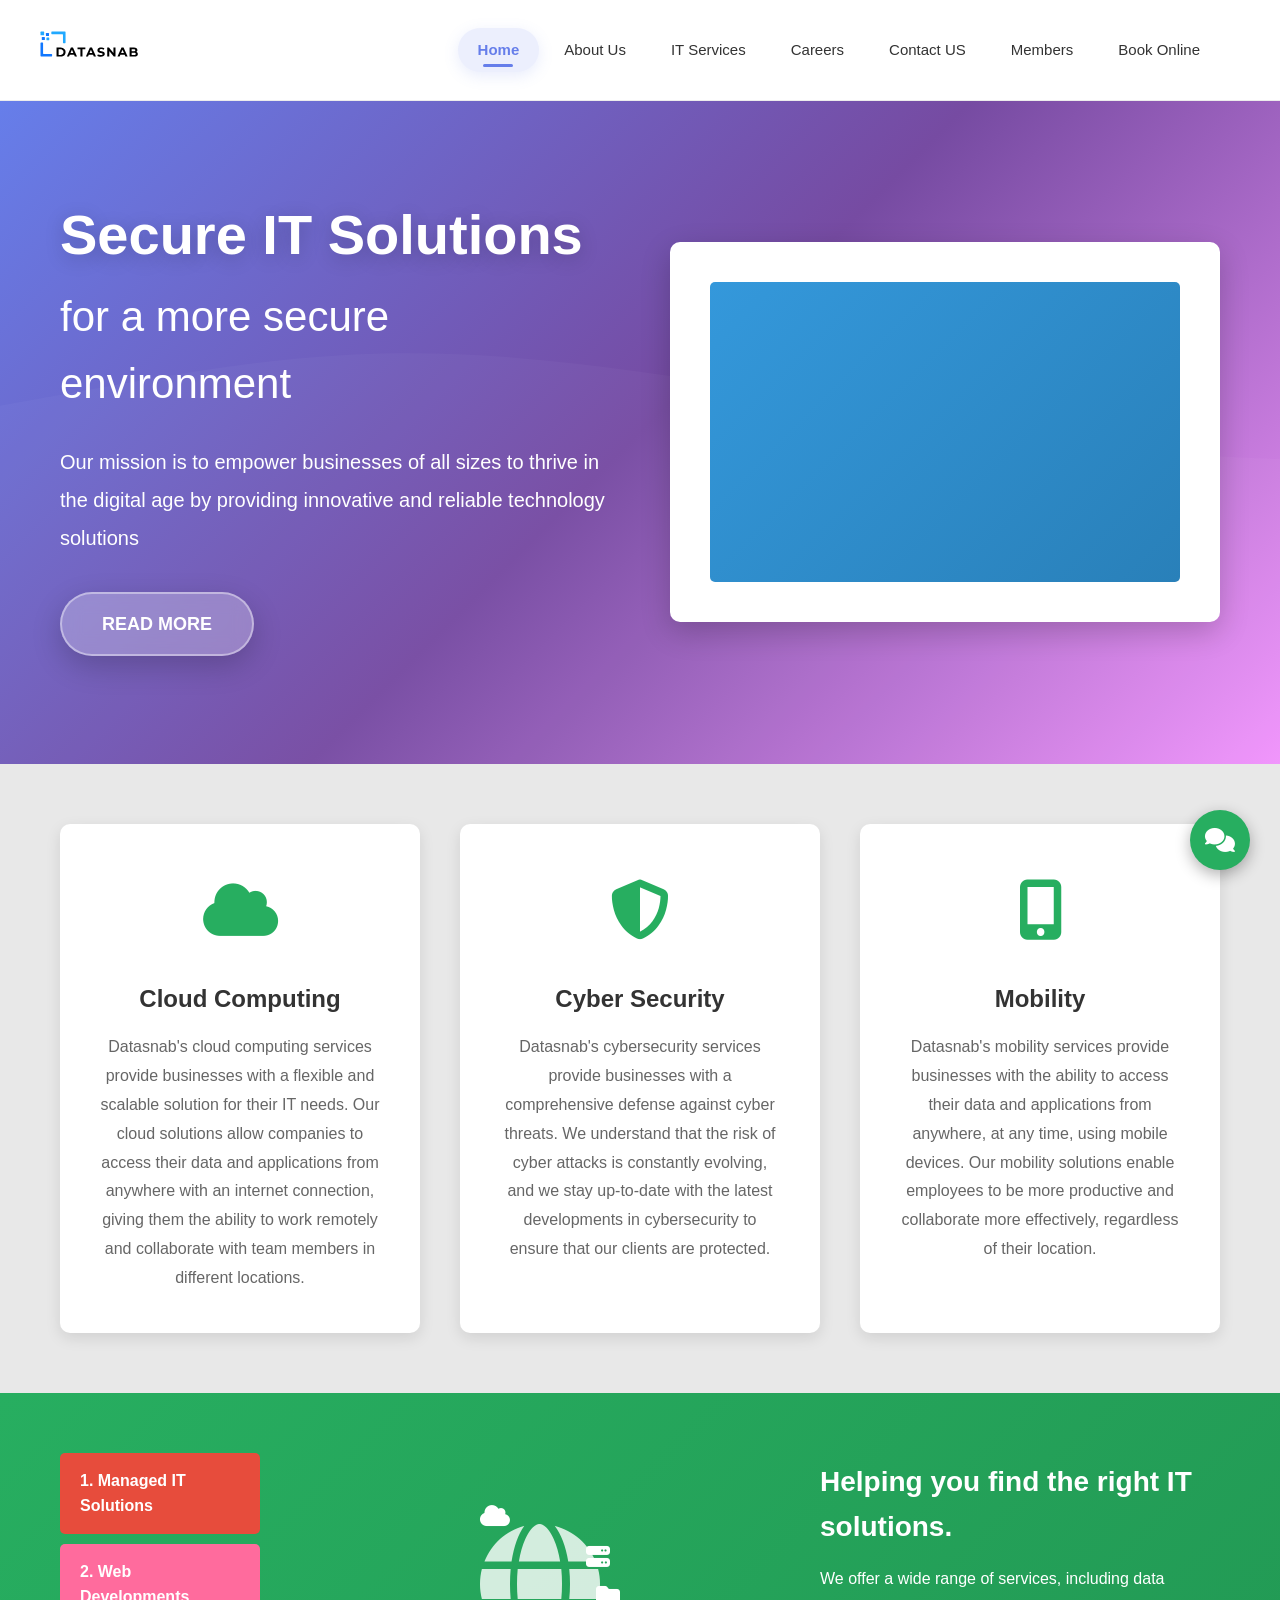
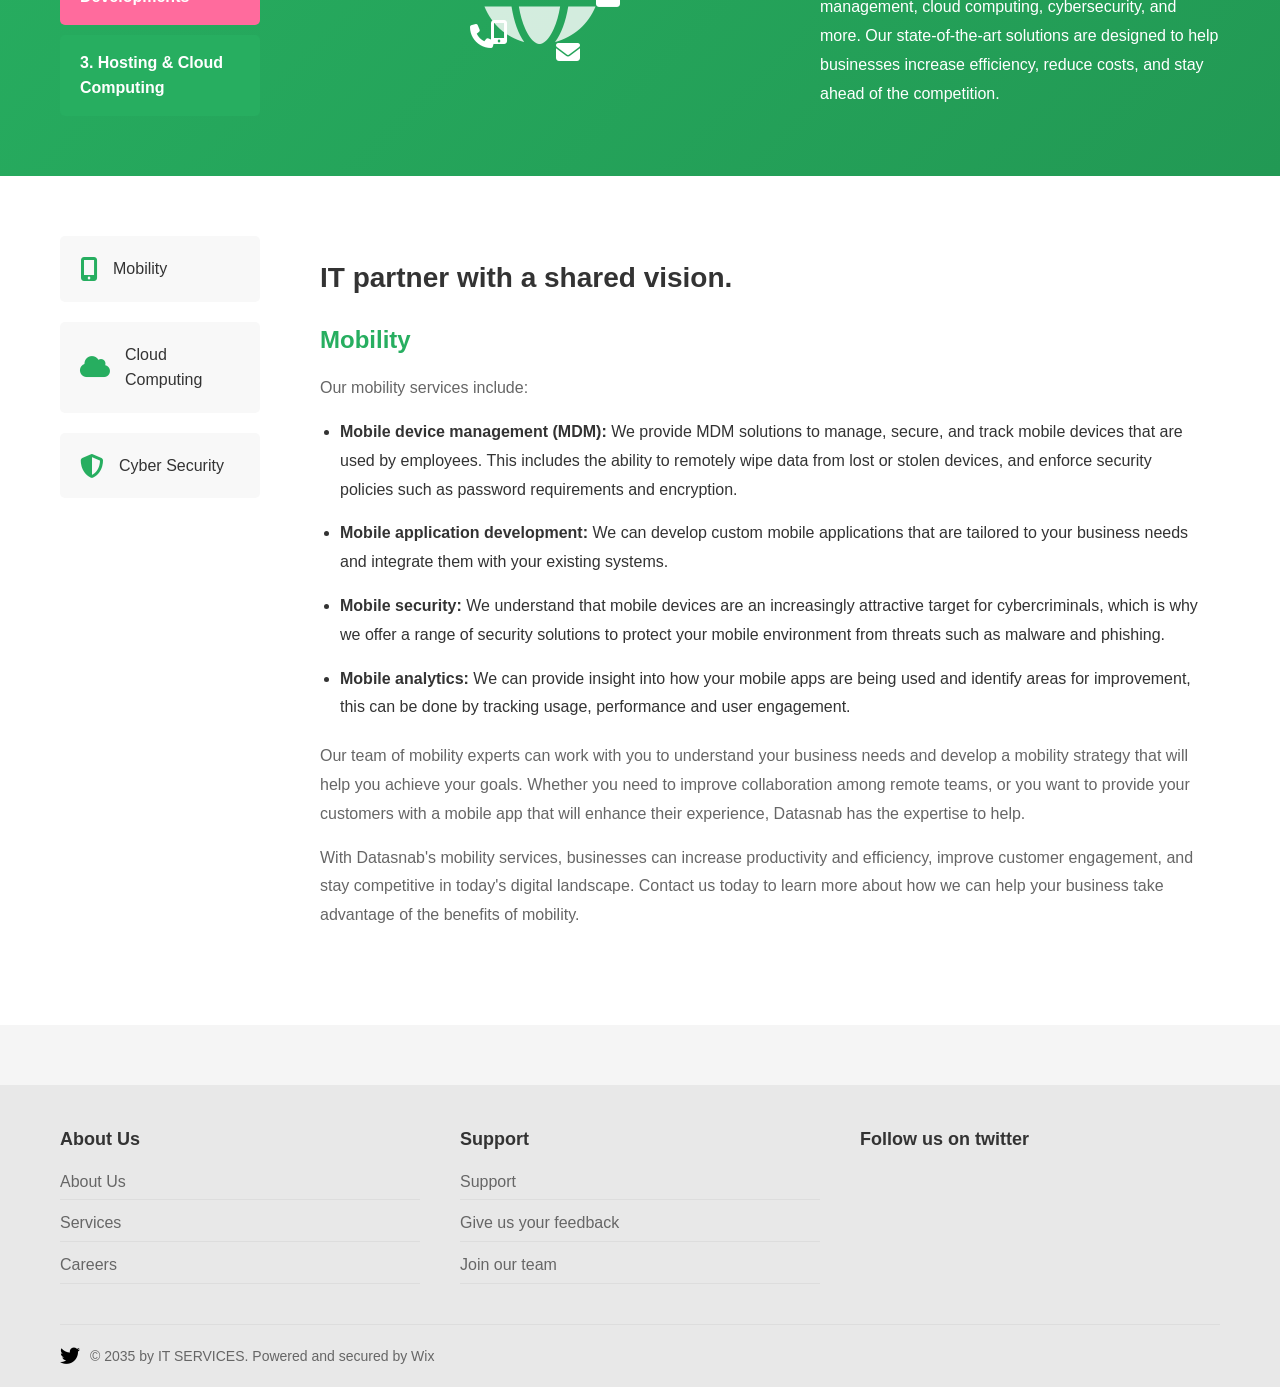
<file: index.html>
<!DOCTYPE html>
<html lang="en">
<head>
    <meta charset="UTF-8">
    <meta name="viewport" content="width=device-width, initial-scale=1.0">
    <title>DATA SNAB - IT Services | Providing a Complete Suite of IT Solutions</title>
    <link rel="stylesheet" href="css/style.css">
    <link rel="stylesheet" href="https://cdnjs.cloudflare.com/ajax/libs/font-awesome/6.4.0/css/all.min.css">
</head>
<body>
    <!-- Header -->
    <header class="header">
        <nav class="top-nav">
            <div class="container">
                <div class="logo-graphic">
                    <img src="images/datasnab-logo.svg" alt="DATA SNAB logo" class="logo-triangle">
                </div>
                <ul class="nav-links">
                    <li><a href="index.html" class="active">Home</a></li>
                    <li><a href="about.html">About us</a></li>
                    <li><a href="services.html">IT Services</a></li>
                    <li><a href="careers.html">Careers</a></li>
                    <li><a href="contact.html">Contact US</a></li>
                    <li><a href="members.html">Members</a></li>
                    <li><a href="book-online.html">Book Online</a></li>
                </ul>
            </div>
        </nav>

        <!--
        <div class="logo-section">
            <div class="container">
                <div class="logo-wrapper">
                    <div class="logo-text">
                        <h1>IT Services</h1>
                        <p class="company-name">DATA SNAB</p>
                    </div>
                </div>
                <p class="tagline">Providing a Complete Suite of IT Solutions</p>
            </div>
        </div>
        -->
    </header>

    <!-- Hero Section -->
    <section class="hero-section">
        <div class="hero-content">
            <div class="hero-left">
                <h2>Secure IT Solutions</h2>
                <h3>for a more secure environment</h3>
                <p>Our mission is to empower businesses of all sizes to thrive in the digital age by providing innovative and reliable technology solutions</p>
                <a href="services.html" class="btn-read-more">READ MORE</a>
            </div>
            <div class="hero-right">
                <div class="hero-image">
                    <div class="screen-overlay">
                        <div class="data-visualization"></div>
                    </div>
                </div>
            </div>
        </div>
    </section>

    <!-- Services Overview -->
    <section class="services-overview">
        <div class="container">
            <div class="services-grid">
                <div class="service-card">
                    <div class="service-icon">
                        <i class="fas fa-cloud"></i>
                    </div>
                    <h3>Cloud Computing</h3>
                    <p>Datasnab's cloud computing services provide businesses with a flexible and scalable solution for their IT needs. Our cloud solutions allow companies to access their data and applications from anywhere with an internet connection, giving them the ability to work remotely and collaborate with team members in different locations.</p>
                </div>
                <div class="service-card">
                    <div class="service-icon">
                        <i class="fas fa-shield-alt"></i>
                    </div>
                    <h3>Cyber Security</h3>
                    <p>Datasnab's cybersecurity services provide businesses with a comprehensive defense against cyber threats. We understand that the risk of cyber attacks is constantly evolving, and we stay up-to-date with the latest developments in cybersecurity to ensure that our clients are protected.</p>
                </div>
                <div class="service-card">
                    <div class="service-icon">
                        <i class="fas fa-mobile-alt"></i>
                    </div>
                    <h3>Mobility</h3>
                    <p>Datasnab's mobility services provide businesses with the ability to access their data and applications from anywhere, at any time, using mobile devices. Our mobility solutions enable employees to be more productive and collaborate more effectively, regardless of their location.</p>
                </div>
            </div>
        </div>
    </section>

    <!-- Interactive Services Section -->
    <section class="interactive-services">
        <div class="container">
            <div class="interactive-content">
                <div class="services-nav">
                    <div class="nav-item active" style="background: #e74c3c;">1. Managed IT Solutions</div>
                    <div class="nav-item" style="background: #ff6b9d;">2. Web Developments</div>
                    <div class="nav-item" style="background: #27ae60;">3. Hosting & Cloud Computing</div>
                </div>
                <div class="services-graphic">
                    <div class="globe-icon">
                        <i class="fas fa-globe"></i>
                        <div class="floating-icons">
                            <i class="fas fa-cloud"></i>
                            <i class="fas fa-server"></i>
                            <i class="fas fa-mobile-alt"></i>
                            <i class="fas fa-folder"></i>
                            <i class="fas fa-envelope"></i>
                            <i class="fas fa-phone"></i>
                        </div>
                    </div>
                </div>
                <div class="services-text">
                    <h3>Helping you find the right IT solutions.</h3>
                    <p>We offer a wide range of services, including data management, cloud computing, cybersecurity, and more. Our state-of-the-art solutions are designed to help businesses increase efficiency, reduce costs, and stay ahead of the competition.</p>
                </div>
            </div>
        </div>
    </section>

    <!-- Detailed Services -->
    <section class="detailed-services">
        <div class="container">
            <div class="service-detail">
                <div class="service-sidebar">
                    <div class="sidebar-item">
                        <i class="fas fa-mobile-alt"></i>
                        <span>Mobility</span>
                    </div>
                    <div class="sidebar-item">
                        <i class="fas fa-cloud"></i>
                        <span>Cloud Computing</span>
                    </div>
                    <div class="sidebar-item">
                        <i class="fas fa-shield-alt"></i>
                        <span>Cyber Security</span>
                    </div>
                </div>
                <div class="service-content">
                    <div class="content-block">
                        <h3>IT partner with a shared vision.</h3>
                        <h4>Mobility</h4>
                        <p>Our mobility services include:</p>
                        <ul>
                            <li><strong>Mobile device management (MDM):</strong> We provide MDM solutions to manage, secure, and track mobile devices that are used by employees. This includes the ability to remotely wipe data from lost or stolen devices, and enforce security policies such as password requirements and encryption.</li>
                            <li><strong>Mobile application development:</strong> We can develop custom mobile applications that are tailored to your business needs and integrate them with your existing systems.</li>
                            <li><strong>Mobile security:</strong> We understand that mobile devices are an increasingly attractive target for cybercriminals, which is why we offer a range of security solutions to protect your mobile environment from threats such as malware and phishing.</li>
                            <li><strong>Mobile analytics:</strong> We can provide insight into how your mobile apps are being used and identify areas for improvement, this can be done by tracking usage, performance and user engagement.</li>
                        </ul>
                        <p>Our team of mobility experts can work with you to understand your business needs and develop a mobility strategy that will help you achieve your goals. Whether you need to improve collaboration among remote teams, or you want to provide your customers with a mobile app that will enhance their experience, Datasnab has the expertise to help.</p>
                        <p>With Datasnab's mobility services, businesses can increase productivity and efficiency, improve customer engagement, and stay competitive in today's digital landscape. Contact us today to learn more about how we can help your business take advantage of the benefits of mobility.</p>
                    </div>
                </div>
            </div>
        </div>
    </section>

    <!-- Footer -->
    <footer class="footer">
        <div class="container">
            <div class="footer-content">
                <div class="footer-column">
                    <h4>About Us</h4>
                    <ul>
                        <li><a href="about.html">About Us</a></li>
                        <li><a href="services.html">Services</a></li>
                        <li><a href="careers.html">Careers</a></li>
                    </ul>
                </div>
                <div class="footer-column">
                    <h4>Support</h4>
                    <ul>
                        <li><a href="contact.html">Support</a></li>
                        <li><a href="contact.html">Give us your feedback</a></li>
                        <li><a href="careers.html">Join our team</a></li>
                    </ul>
                </div>
                <div class="footer-column">
                    <h4>Follow us on twitter</h4>
                </div>
            </div>
            <div class="footer-bottom">
                <i class="fab fa-twitter"></i>
                <p>&copy; 2035 by IT SERVICES. Powered and secured by Wix</p>
            </div>
        </div>
    </footer>

    <!-- Chat Icon -->
    <div class="chat-icon">
        <i class="fas fa-comments"></i>
    </div>

    <script src="js/main.js"></script>
</body>
</html>
</file>
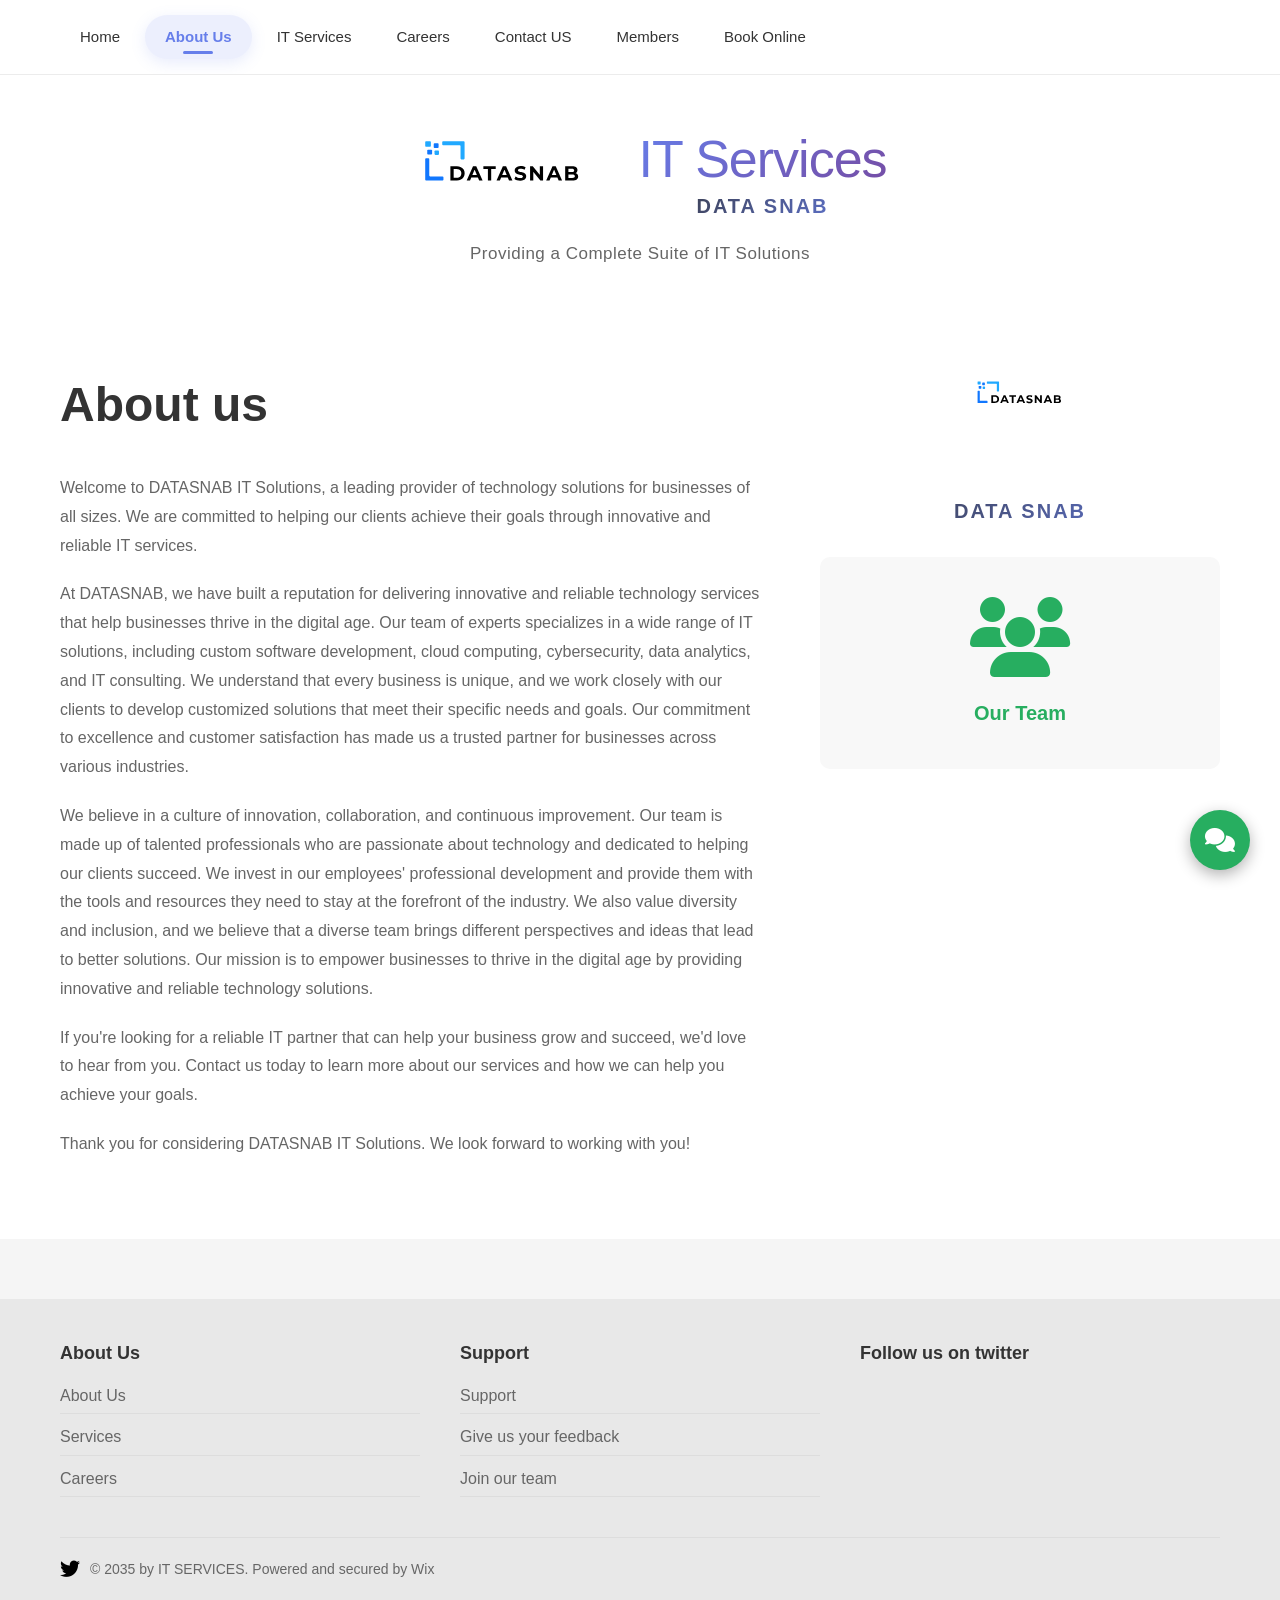
<file: about.html>
<!DOCTYPE html>
<html lang="en">
<head>
    <meta charset="UTF-8">
    <meta name="viewport" content="width=device-width, initial-scale=1.0">
    <title>About Us - DATA SNAB IT Services</title>
    <link rel="stylesheet" href="css/style.css">
    <link rel="stylesheet" href="https://cdnjs.cloudflare.com/ajax/libs/font-awesome/6.4.0/css/all.min.css">
</head>
<body>
    <!-- Header -->
    <header class="header">
        <nav class="top-nav">
            <div class="container">
                <ul class="nav-links">
                    <li><a href="index.html">Home</a></li>
                    <li><a href="about.html" class="active">About us</a></li>
                    <li><a href="services.html">IT Services</a></li>
                    <li><a href="careers.html">Careers</a></li>
                    <li><a href="contact.html">Contact US</a></li>
                    <li><a href="members.html">Members</a></li>
                    <li><a href="book-online.html">Book Online</a></li>
                </ul>
            </div>
        </nav>
        
        <div class="logo-section">
            <div class="container">
                <div class="logo-wrapper">
                    <div class="logo-graphic">
                        <img src="images/datasnab-logo.svg" alt="DATA SNAB logo" class="logo-triangle">
                    </div>
                    <div class="logo-text">
                        <h1>IT Services</h1>
                        <p class="company-name">DATA SNAB</p>
                    </div>
                </div>
                <p class="tagline">Providing a Complete Suite of IT Solutions</p>
            </div>
        </div>
    </header>

    <!-- About Section -->
    <section class="about-section">
        <div class="container">
            <div class="about-content">
                <div class="about-text">
                    <h2>About us</h2>
                    <p>Welcome to DATASNAB IT Solutions, a leading provider of technology solutions for businesses of all sizes. We are committed to helping our clients achieve their goals through innovative and reliable IT services.</p>
                    
                    <p>At DATASNAB, we have built a reputation for delivering innovative and reliable technology services that help businesses thrive in the digital age. Our team of experts specializes in a wide range of IT solutions, including custom software development, cloud computing, cybersecurity, data analytics, and IT consulting. We understand that every business is unique, and we work closely with our clients to develop customized solutions that meet their specific needs and goals. Our commitment to excellence and customer satisfaction has made us a trusted partner for businesses across various industries.</p>
                    
                    <p>We believe in a culture of innovation, collaboration, and continuous improvement. Our team is made up of talented professionals who are passionate about technology and dedicated to helping our clients succeed. We invest in our employees' professional development and provide them with the tools and resources they need to stay at the forefront of the industry. We also value diversity and inclusion, and we believe that a diverse team brings different perspectives and ideas that lead to better solutions. Our mission is to empower businesses to thrive in the digital age by providing innovative and reliable technology solutions.</p>
                    
                    <p>If you're looking for a reliable IT partner that can help your business grow and succeed, we'd love to hear from you. Contact us today to learn more about our services and how we can help you achieve your goals.</p>
                    
                    <p>Thank you for considering DATASNAB IT Solutions. We look forward to working with you!</p>
                </div>
                <div class="about-visual">
                    <div class="about-logo">
                        <div class="logo-graphic large">
                            <img src="images/datasnab-logo.svg" alt="DATA SNAB logo" class="logo-triangle">
                        </div>
                        <p class="company-name">DATA SNAB</p>
                    </div>
                    <div class="about-image">
                        <div class="team-meeting">
                            <i class="fas fa-users"></i>
                            <p>Our Team</p>
                        </div>
                    </div>
                </div>
            </div>
        </div>
    </section>

    <!-- Footer -->
    <footer class="footer">
        <div class="container">
            <div class="footer-content">
                <div class="footer-column">
                    <h4>About Us</h4>
                    <ul>
                        <li><a href="about.html">About Us</a></li>
                        <li><a href="services.html">Services</a></li>
                        <li><a href="careers.html">Careers</a></li>
                    </ul>
                </div>
                <div class="footer-column">
                    <h4>Support</h4>
                    <ul>
                        <li><a href="contact.html">Support</a></li>
                        <li><a href="contact.html">Give us your feedback</a></li>
                        <li><a href="careers.html">Join our team</a></li>
                    </ul>
                </div>
                <div class="footer-column">
                    <h4>Follow us on twitter</h4>
                </div>
            </div>
            <div class="footer-bottom">
                <i class="fab fa-twitter"></i>
                <p>&copy; 2035 by IT SERVICES. Powered and secured by Wix</p>
            </div>
        </div>
    </footer>

    <!-- Chat Icon -->
    <div class="chat-icon">
        <i class="fas fa-comments"></i>
    </div>

    <script src="js/main.js"></script>
</body>
</html>
</file>
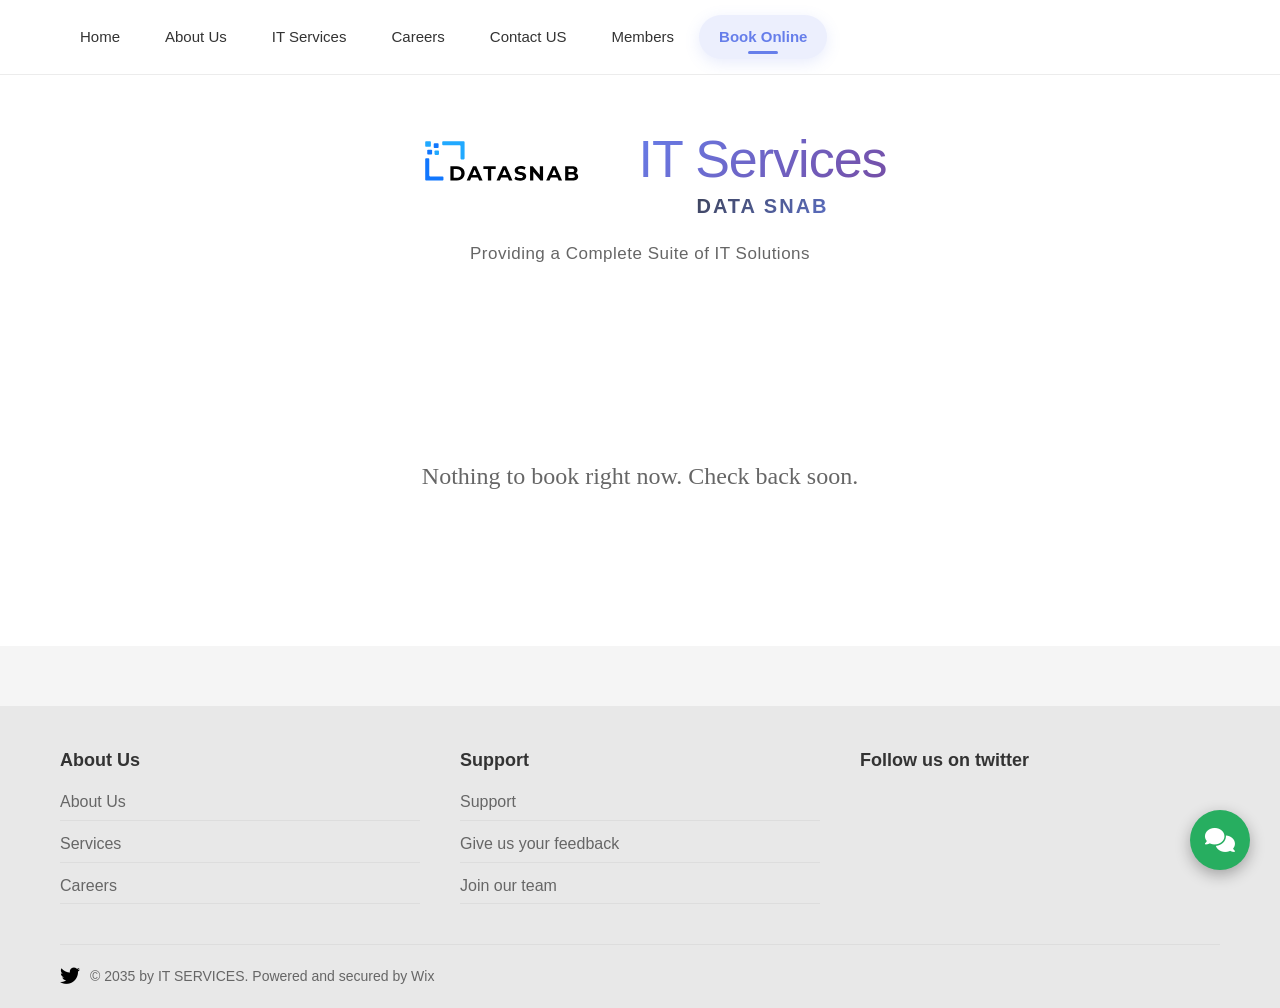
<file: book-online.html>
<!DOCTYPE html>
<html lang="en">
<head>
    <meta charset="UTF-8">
    <meta name="viewport" content="width=device-width, initial-scale=1.0">
    <title>Book Online - DATA SNAB IT Services</title>
    <link rel="stylesheet" href="css/style.css">
    <link rel="stylesheet" href="https://cdnjs.cloudflare.com/ajax/libs/font-awesome/6.4.0/css/all.min.css">
</head>
<body>
    <!-- Header -->
    <header class="header">
        <nav class="top-nav">
            <div class="container">
                <ul class="nav-links">
                    <li><a href="index.html">Home</a></li>
                    <li><a href="about.html">About us</a></li>
                    <li><a href="services.html">IT Services</a></li>
                    <li><a href="careers.html">Careers</a></li>
                    <li><a href="contact.html">Contact US</a></li>
                    <li><a href="members.html">Members</a></li>
                    <li><a href="book-online.html" class="active">Book Online</a></li>
                </ul>
            </div>
        </nav>
        
        <div class="logo-section">
            <div class="container">
                <div class="logo-wrapper">
                    <div class="logo-graphic">
                        <img src="images/datasnab-logo.svg" alt="DATA SNAB logo" class="logo-triangle">
                    </div>
                    <div class="logo-text">
                        <h1>IT Services</h1>
                        <p class="company-name">DATA SNAB</p>
                    </div>
                </div>
                <p class="tagline">Providing a Complete Suite of IT Solutions</p>
            </div>
        </div>
    </header>

    <!-- Book Online Section -->
    <section class="book-online-section">
        <div class="container">
            <div class="book-content">
                <p class="no-booking">Nothing to book right now. Check back soon.</p>
            </div>
        </div>
    </section>

    <!-- Footer -->
    <footer class="footer">
        <div class="container">
            <div class="footer-content">
                <div class="footer-column">
                    <h4>About Us</h4>
                    <ul>
                        <li><a href="about.html">About Us</a></li>
                        <li><a href="services.html">Services</a></li>
                        <li><a href="careers.html">Careers</a></li>
                    </ul>
                </div>
                <div class="footer-column">
                    <h4>Support</h4>
                    <ul>
                        <li><a href="contact.html">Support</a></li>
                        <li><a href="contact.html">Give us your feedback</a></li>
                        <li><a href="careers.html">Join our team</a></li>
                    </ul>
                </div>
                <div class="footer-column">
                    <h4>Follow us on twitter</h4>
                </div>
            </div>
            <div class="footer-bottom">
                <i class="fab fa-twitter"></i>
                <p>&copy; 2035 by IT SERVICES. Powered and secured by Wix</p>
            </div>
        </div>
    </footer>

    <!-- Chat Icon -->
    <div class="chat-icon">
        <i class="fas fa-comments"></i>
    </div>

    <script src="js/main.js"></script>
</body>
</html>
</file>
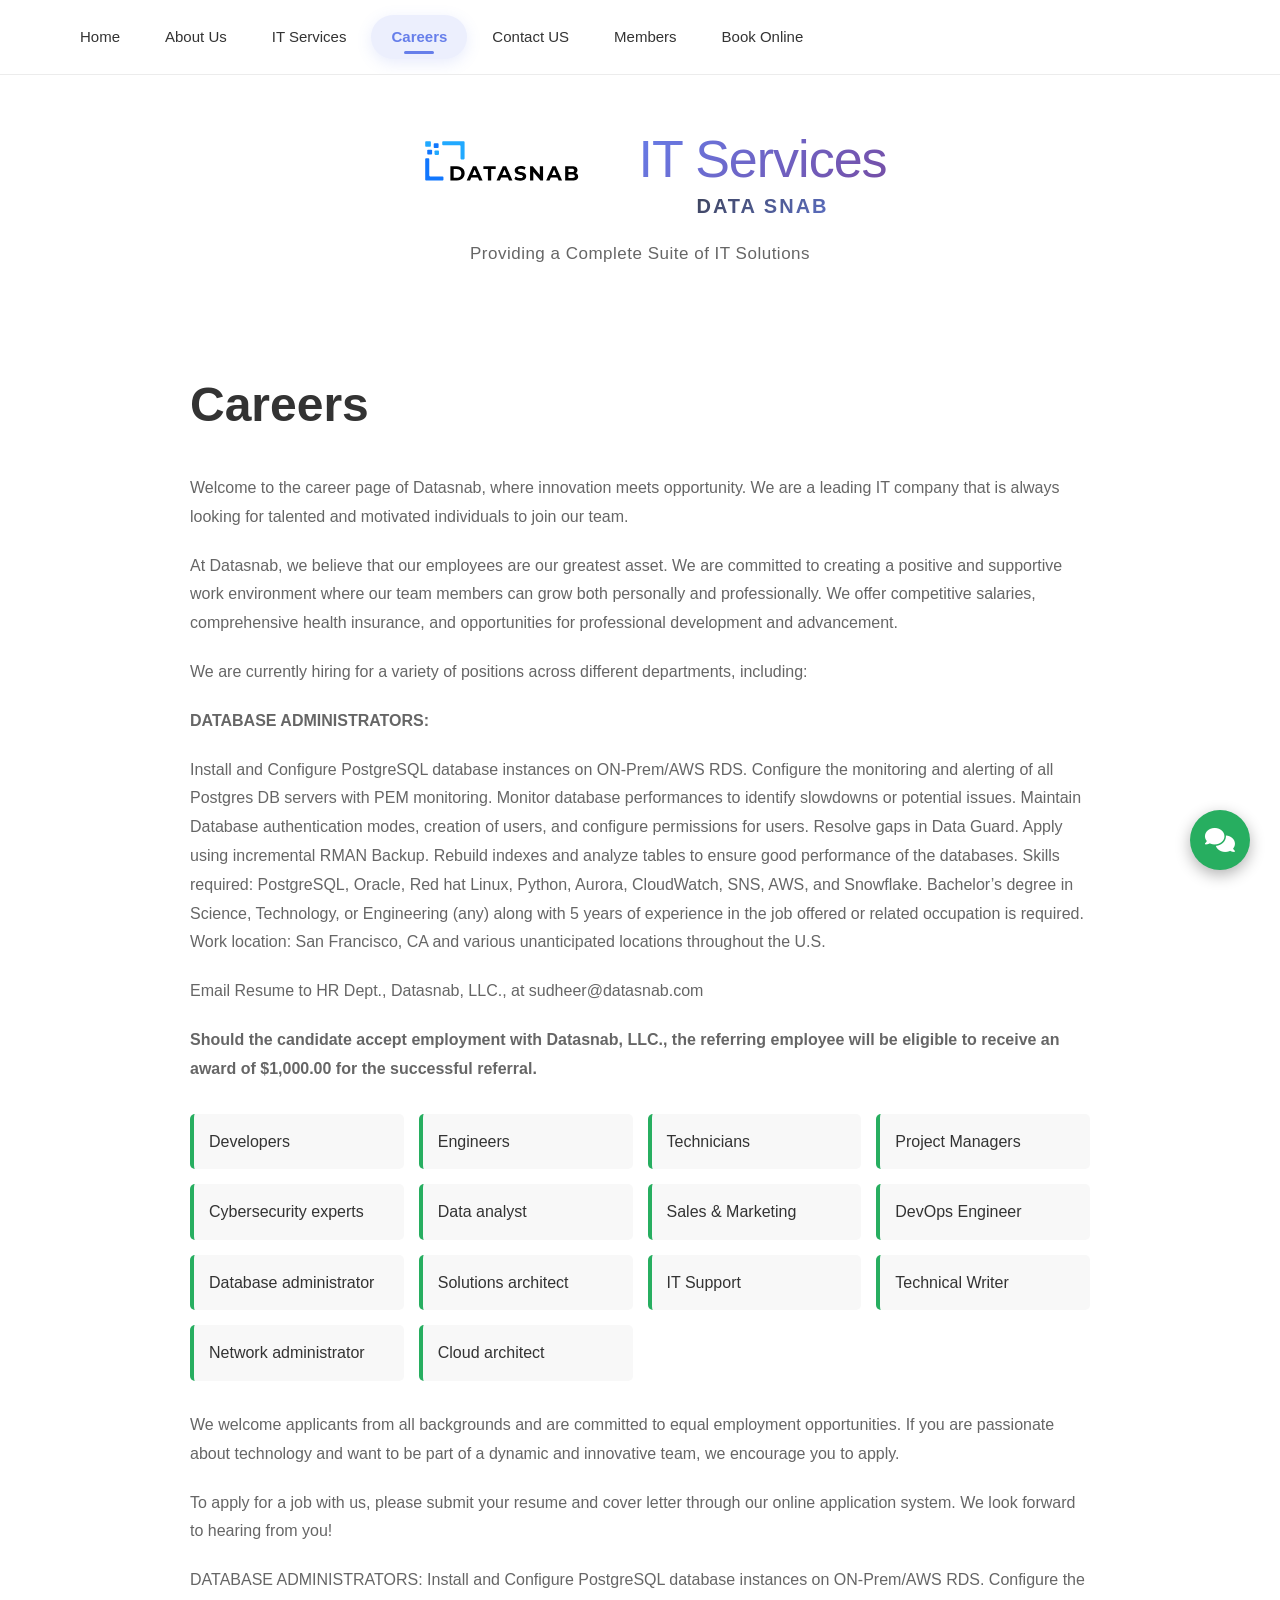
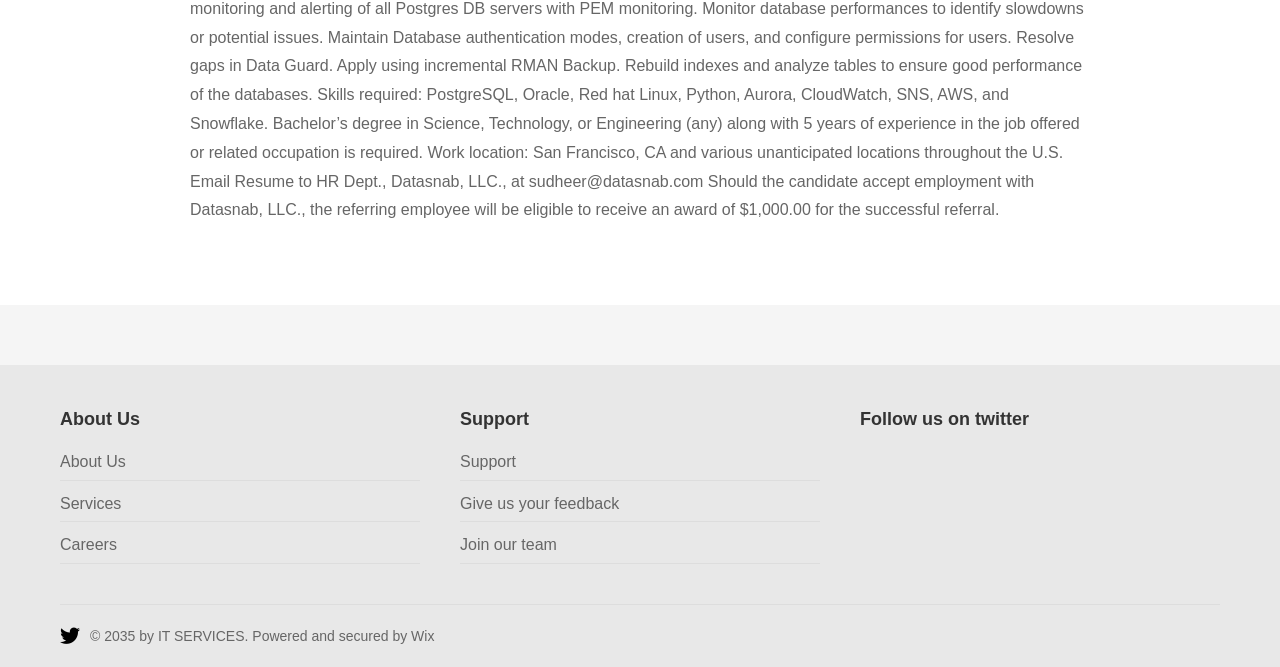
<file: careers.html>
<!DOCTYPE html>
<html lang="en">

<head>
    <meta charset="UTF-8">
    <meta name="viewport" content="width=device-width, initial-scale=1.0">
    <title>Careers - DATA SNAB IT Services</title>
    <link rel="stylesheet" href="css/style.css">
    <link rel="stylesheet" href="https://cdnjs.cloudflare.com/ajax/libs/font-awesome/6.4.0/css/all.min.css">
</head>

<body>
    <!-- Header -->
    <header class="header">
        <nav class="top-nav">
            <div class="container">
                <ul class="nav-links">
                    <li><a href="index.html">Home</a></li>
                    <li><a href="about.html">About us</a></li>
                    <li><a href="services.html">IT Services</a></li>
                    <li><a href="careers.html" class="active">Careers</a></li>
                    <li><a href="contact.html">Contact US</a></li>
                    <li><a href="members.html">Members</a></li>
                    <li><a href="book-online.html">Book Online</a></li>
                </ul>
            </div>
        </nav>

        <div class="logo-section">
            <div class="container">
                <div class="logo-wrapper">
                    <div class="logo-graphic">
                        <img src="images/datasnab-logo.svg" alt="DATA SNAB logo" class="logo-triangle">
                    </div>
                    <div class="logo-text">
                        <h1>IT Services</h1>
                        <p class="company-name">DATA SNAB</p>
                    </div>
                </div>
                <p class="tagline">Providing a Complete Suite of IT Solutions</p>
            </div>
        </div>
    </header>

    <!-- Careers Section -->
    <section class="careers-section">
        <div class="container">
            <div class="careers-content">
                <div class="careers-text">
                    <h2>Careers</h2>
                    <p>Welcome to the career page of Datasnab, where innovation meets opportunity. We are a leading IT
                        company that is always looking for talented and motivated individuals to join our team.</p>

                    <p>At Datasnab, we believe that our employees are our greatest asset. We are committed to creating a
                        positive and supportive work environment where our team members can grow both personally and
                        professionally. We offer competitive salaries, comprehensive health insurance, and opportunities
                        for professional development and advancement.</p>                   
                        

                    <p>We are currently hiring for a variety of positions across different departments, including:</p>
                     <p><strong>DATABASE ADMINISTRATORS:</strong></p>

                    <p>Install and Configure PostgreSQL database instances on ON-Prem/AWS RDS. Configure the monitoring
                        and alerting of all Postgres DB servers with PEM monitoring. Monitor database performances to
                        identify slowdowns or potential issues. Maintain Database authentication modes, creation of
                        users, and configure permissions for users. Resolve gaps in Data Guard. Apply using incremental
                        RMAN Backup. Rebuild indexes and analyze tables to ensure good performance of the databases.
                        Skills required: PostgreSQL, Oracle, Red hat Linux, Python, Aurora, CloudWatch, SNS, AWS, and
                        Snowflake. Bachelor’s degree in Science, Technology, or Engineering (any) along with 5 years of
                        experience in the job offered or related occupation is required. Work location: San Francisco, CA
                        and various unanticipated locations throughout the U.S.</p>

                    <p>Email Resume to HR Dept., Datasnab, LLC., at sudheer@datasnab.com</p>

                    <p><strong>Should the candidate accept employment with Datasnab, LLC., the referring employee will be
                        eligible to receive an award of $1,000.00 for the successful referral.</strong></p>
                    <ul class="job-listings">
                        <li>Developers</li>
                        <li>Engineers</li>
                        <li>Technicians</li>
                        <li>Project Managers</li>
                        <li>Cybersecurity experts</li>
                        <li>Data analyst</li>
                        <li>Sales & Marketing</li>
                        <li>DevOps Engineer</li>
                        <li>Database administrator</li>
                        <li>Solutions architect</li>
                        <li>IT Support</li>
                        <li>Technical Writer</li>
                        <li>Network administrator</li>
                        <li>Cloud architect</li>
                    </ul>

                    <p>We welcome applicants from all backgrounds and are committed to equal employment opportunities.
                        If you are passionate about technology and want to be part of a dynamic and innovative team, we
                        encourage you to apply.</p>

                    <p>To apply for a job with us, please submit your resume and cover letter through our online
                        application system. We look forward to hearing from you!</p>
                    <p>DATABASE ADMINISTRATORS:

                        Install and Configure PostgreSQL database instances on ON-Prem/AWS RDS. Configure the monitoring
                        and alerting of all Postgres DB servers with PEM monitoring. Monitor database performances to
                        identify slowdowns or potential issues. Maintain Database authentication modes, creation of
                        users, and configure permissions for users. Resolve gaps in Data Guard. Apply using incremental
                        RMAN Backup. Rebuild indexes and analyze tables to ensure good performance of the databases.
                        Skills required: PostgreSQL, Oracle, Red hat Linux, Python, Aurora, CloudWatch, SNS, AWS, and
                        Snowflake. Bachelor’s degree in Science, Technology, or Engineering (any) along with 5 years of
                        experience in the job offered or related occupation is required. Work location: San Francisco,
                        CA and various unanticipated locations throughout the U.S.

                        Email Resume to HR Dept., Datasnab, LLC., at sudheer@datasnab.com

                        Should the candidate accept employment with Datasnab, LLC., the referring employee will be
                        eligible to receive an award of $1,000.00 for the successful referral.</p>

             
                   
                </div>
            </div>
        </div>
    </section>

    <!-- Footer -->
    <footer class="footer">
        <div class="container">
            <div class="footer-content">
                <div class="footer-column">
                    <h4>About Us</h4>
                    <ul>
                        <li><a href="about.html">About Us</a></li>
                        <li><a href="services.html">Services</a></li>
                        <li><a href="careers.html">Careers</a></li>
                    </ul>
                </div>
                <div class="footer-column">
                    <h4>Support</h4>
                    <ul>
                        <li><a href="contact.html">Support</a></li>
                        <li><a href="contact.html">Give us your feedback</a></li>
                        <li><a href="careers.html">Join our team</a></li>
                    </ul>
                </div>
                <div class="footer-column">
                    <h4>Follow us on twitter</h4>
                </div>
            </div>
            <div class="footer-bottom">
                <i class="fab fa-twitter"></i>
                <p>&copy; 2035 by IT SERVICES. Powered and secured by Wix</p>
            </div>
        </div>
    </footer>

    <!-- Chat Icon -->
    <div class="chat-icon">
        <i class="fas fa-comments"></i>
    </div>

    <script src="js/main.js"></script>
</body>

</html>
</file>
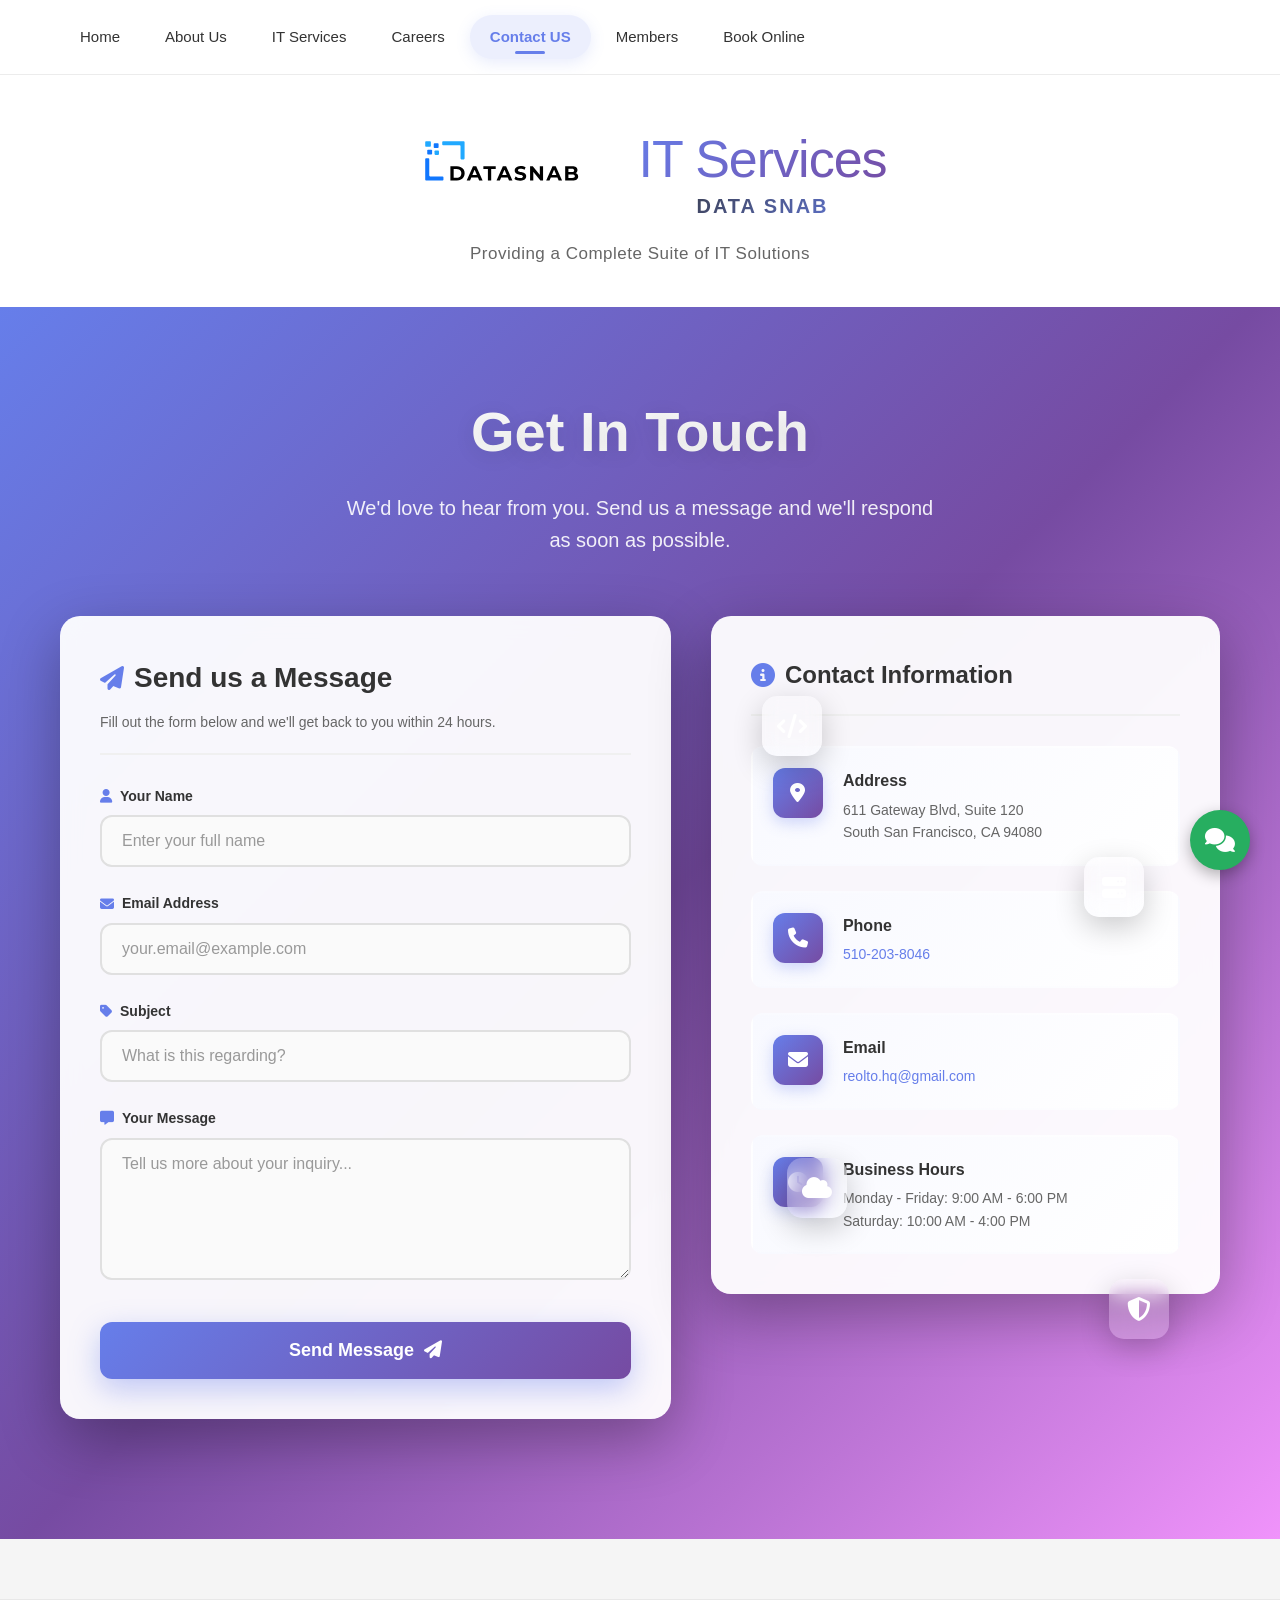
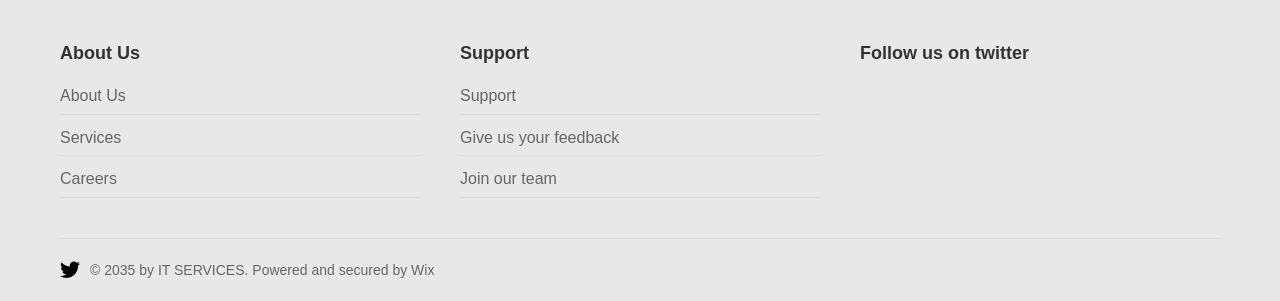
<file: contact.html>
<!DOCTYPE html>
<html lang="en">
<head>
    <meta charset="UTF-8">
    <meta name="viewport" content="width=device-width, initial-scale=1.0">
    <title>Contact Us - DATA SNAB IT Services</title>
    <link rel="stylesheet" href="css/style.css">
    <link rel="stylesheet" href="https://cdnjs.cloudflare.com/ajax/libs/font-awesome/6.4.0/css/all.min.css">
</head>
<body>
    <!-- Header -->
    <header class="header">
        <nav class="top-nav">
            <div class="container">
                <ul class="nav-links">
                    <li><a href="index.html">Home</a></li>
                    <li><a href="about.html">About us</a></li>
                    <li><a href="services.html">IT Services</a></li>
                    <li><a href="careers.html">Careers</a></li>
                    <li><a href="contact.html" class="active">Contact US</a></li>
                    <li><a href="members.html">Members</a></li>
                    <li><a href="book-online.html">Book Online</a></li>
                </ul>
            </div>
        </nav>
        
        <div class="logo-section">
            <div class="container">
                <div class="logo-wrapper">
                    <div class="logo-graphic">
                        <img src="images/datasnab-logo.svg" alt="DATA SNAB logo" class="logo-triangle">
                    </div>
                    <div class="logo-text">
                        <h1>IT Services</h1>
                        <p class="company-name">DATA SNAB</p>
                    </div>
                </div>
                <p class="tagline">Providing a Complete Suite of IT Solutions</p>
            </div>
        </div>
    </header>

    <!-- Contact Section -->
    <section class="contact-section">
        <div class="animated-bg"></div>
        <div class="container">
            <div class="contact-header">
                <h2 class="contact-title">Get In Touch</h2>
                <p class="contact-subtitle">We'd love to hear from you. Send us a message and we'll respond as soon as possible.</p>
            </div>
            
            <div class="contact-content">
                <div class="contact-left">
                    <div class="form-container">
                        <div class="form-header">
                            <h3><i class="fas fa-paper-plane"></i> Send us a Message</h3>
                            <p>Fill out the form below and we'll get back to you within 24 hours.</p>
                        </div>
                        
                        <form id="contactForm" class="contact-form" action="https://api.web3forms.com/submit" method="POST">
                            <input type="hidden" name="access_key" value="741fb790-4b5b-4049-83c6-502d75731f8a">
                            <input type="hidden" name="subject" value="New Contact Form Submission from DATA SNAB">
                            <input type="hidden" name="to" value="info@datasnab.com">
                            <input type="hidden" name="from_name" value="DATA SNAB Website">
                            <input type="hidden" name="redirect" value="false">
                            
                            <div class="form-group">
                                <label for="name"><i class="fas fa-user"></i> Your Name</label>
                                <input type="text" id="name" name="name" placeholder="Enter your full name" required>
                                <span class="input-focus"></span>
                            </div>
                            
                            <div class="form-group">
                                <label for="email"><i class="fas fa-envelope"></i> Email Address</label>
                                <input type="email" id="email" name="email" placeholder="your.email@example.com" required>
                                <span class="input-focus"></span>
                            </div>
                            
                            <div class="form-group">
                                <label for="subject"><i class="fas fa-tag"></i> Subject</label>
                                <input type="text" id="subject" name="subject" placeholder="What is this regarding?" required>
                                <span class="input-focus"></span>
                            </div>
                            
                            <div class="form-group">
                                <label for="message"><i class="fas fa-comment-alt"></i> Your Message</label>
                                <textarea id="message" name="message" placeholder="Tell us more about your inquiry..." rows="6" required></textarea>
                                <span class="input-focus"></span>
                            </div>
                            
                            <button type="submit" class="btn-submit">
                                <span class="btn-text">Send Message</span>
                                <span class="btn-icon"><i class="fas fa-paper-plane"></i></span>
                                <span class="btn-loader"></span>
                            </button>
                        </form>
                        <div id="formMessage" class="form-message"></div>
                    </div>
                </div>
                
                <div class="contact-right">
                    <div class="contact-info-card">
                        <div class="info-card-header">
                            <h3><i class="fas fa-info-circle"></i> Contact Information</h3>
                        </div>
                        <div class="info-items">
                            <div class="info-item">
                                <div class="info-icon">
                                    <i class="fas fa-map-marker-alt"></i>
                                </div>
                                <div class="info-content">
                                    <h4>Address</h4>
                                    <p>611 Gateway Blvd, Suite 120<br>South San Francisco, CA 94080</p>
                                </div>
                            </div>
                            
                            <div class="info-item">
                                <div class="info-icon">
                                    <i class="fas fa-phone"></i>
                                </div>
                                <div class="info-content">
                                    <h4>Phone</h4>
                                    <p><a href="tel:510-203-8046">510-203-8046</a></p>
                                </div>
                            </div>
                            
                            <div class="info-item">
                                <div class="info-icon">
                                    <i class="fas fa-envelope"></i>
                                </div>
                                <div class="info-content">
                                    <h4>Email</h4>
                                    <p><a href="mailto:lalitha.vn@gmail.com">reolto.hq@gmail.com</a></p>
                                </div>
                            </div>
                            
                            <div class="info-item">
                                <div class="info-icon">
                                    <i class="fas fa-clock"></i>
                                </div>
                                <div class="info-content">
                                    <h4>Business Hours</h4>
                                    <p>Monday - Friday: 9:00 AM - 6:00 PM<br>Saturday: 10:00 AM - 4:00 PM</p>
                                </div>
                            </div>
                        </div>
                    </div>
                    
                    <div class="floating-elements">
                        <div class="float-icon float-1"><i class="fas fa-code"></i></div>
                        <div class="float-icon float-2"><i class="fas fa-server"></i></div>
                        <div class="float-icon float-3"><i class="fas fa-cloud"></i></div>
                        <div class="float-icon float-4"><i class="fas fa-shield-alt"></i></div>
                    </div>
                </div>
            </div>
        </div>
    </section>

    <!-- Footer -->
    <footer class="footer">
        <div class="container">
            <div class="footer-content">
                <div class="footer-column">
                    <h4>About Us</h4>
                    <ul>
                        <li><a href="about.html">About Us</a></li>
                        <li><a href="services.html">Services</a></li>
                        <li><a href="careers.html">Careers</a></li>
                    </ul>
                </div>
                <div class="footer-column">
                    <h4>Support</h4>
                    <ul>
                        <li><a href="contact.html">Support</a></li>
                        <li><a href="contact.html">Give us your feedback</a></li>
                        <li><a href="careers.html">Join our team</a></li>
                    </ul>
                </div>
                <div class="footer-column">
                    <h4>Follow us on twitter</h4>
                </div>
            </div>
            <div class="footer-bottom">
                <i class="fab fa-twitter"></i>
                <p>&copy; 2035 by IT SERVICES. Powered and secured by Wix</p>
            </div>
        </div>
    </footer>

    <!-- Chat Icon -->
    <div class="chat-icon">
        <i class="fas fa-comments"></i>
    </div>

    <script src="js/main.js"></script>
    <script src="js/contact.js"></script>
</body>
</html>
</file>
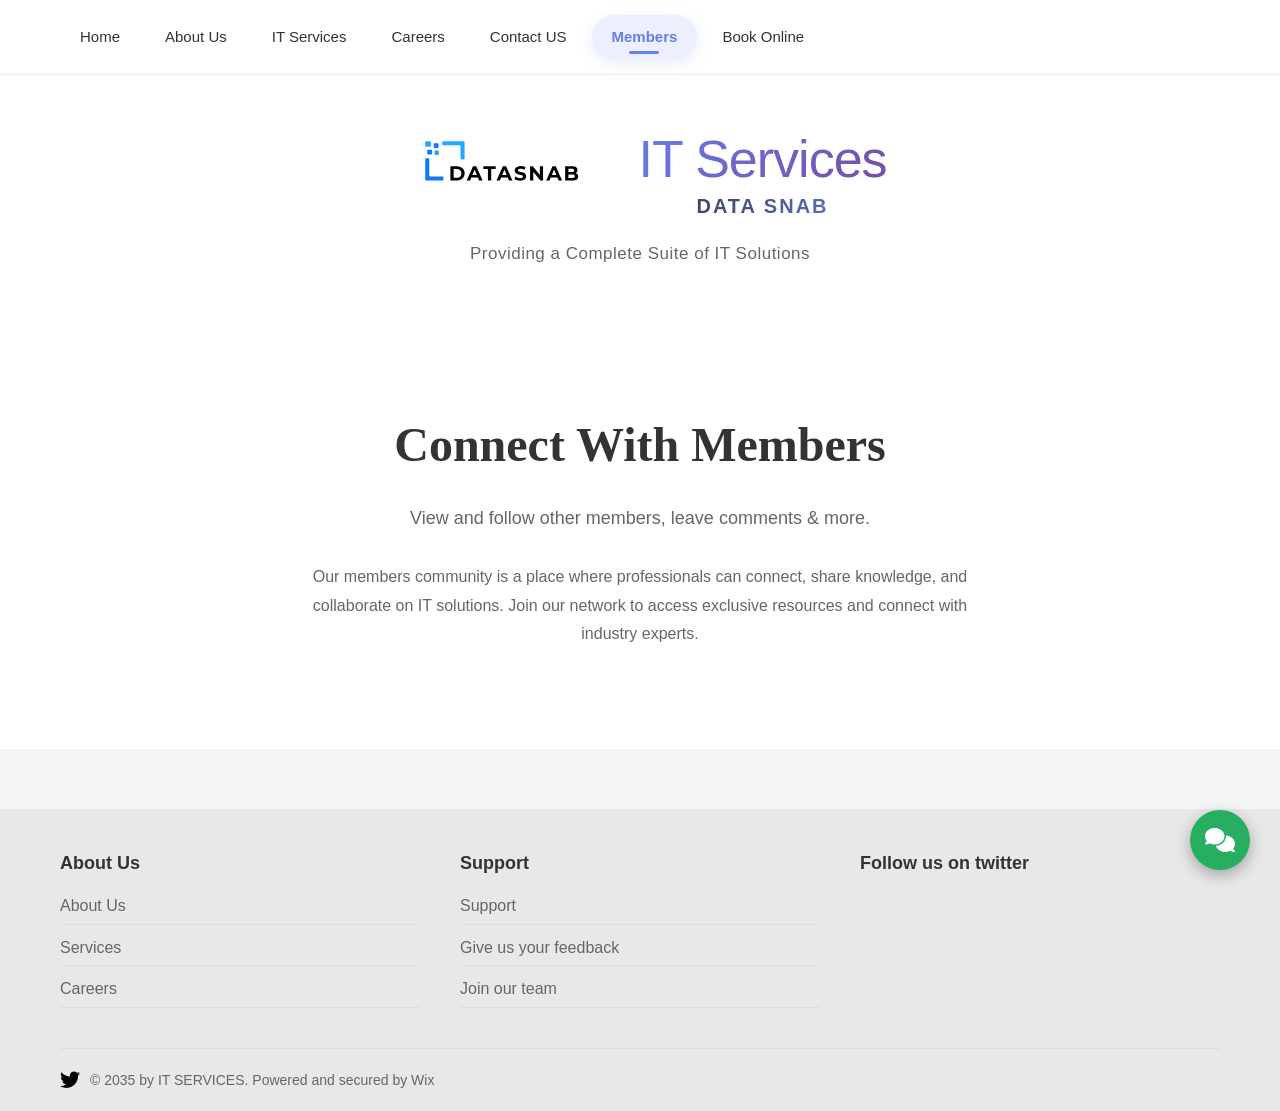
<file: members.html>
<!DOCTYPE html>
<html lang="en">
<head>
    <meta charset="UTF-8">
    <meta name="viewport" content="width=device-width, initial-scale=1.0">
    <title>Members - DATA SNAB IT Services</title>
    <link rel="stylesheet" href="css/style.css">
    <link rel="stylesheet" href="https://cdnjs.cloudflare.com/ajax/libs/font-awesome/6.4.0/css/all.min.css">
</head>
<body>
    <!-- Header -->
    <header class="header">
        <nav class="top-nav">
            <div class="container">
                <ul class="nav-links">
                    <li><a href="index.html">Home</a></li>
                    <li><a href="about.html">About us</a></li>
                    <li><a href="services.html">IT Services</a></li>
                    <li><a href="careers.html">Careers</a></li>
                    <li><a href="contact.html">Contact US</a></li>
                    <li><a href="members.html" class="active">Members</a></li>
                    <li><a href="book-online.html">Book Online</a></li>
                </ul>
            </div>
        </nav>
        
        <div class="logo-section">
            <div class="container">
                <div class="logo-wrapper">
                    <div class="logo-graphic">
                        <img src="images/datasnab-logo.svg" alt="DATA SNAB logo" class="logo-triangle">
                    </div>
                    <div class="logo-text">
                        <h1>IT Services</h1>
                        <p class="company-name">DATA SNAB</p>
                    </div>
                </div>
                <p class="tagline">Providing a Complete Suite of IT Solutions</p>
            </div>
        </div>
    </header>

    <!-- Members Section -->
    <section class="members-section">
        <div class="container">
            <div class="members-content">
                <h2>Connect With Members</h2>
                <p>View and follow other members, leave comments & more.</p>
                <div class="members-info">
                    <p>Our members community is a place where professionals can connect, share knowledge, and collaborate on IT solutions. Join our network to access exclusive resources and connect with industry experts.</p>
                </div>
            </div>
        </div>
    </section>

    <!-- Footer -->
    <footer class="footer">
        <div class="container">
            <div class="footer-content">
                <div class="footer-column">
                    <h4>About Us</h4>
                    <ul>
                        <li><a href="about.html">About Us</a></li>
                        <li><a href="services.html">Services</a></li>
                        <li><a href="careers.html">Careers</a></li>
                    </ul>
                </div>
                <div class="footer-column">
                    <h4>Support</h4>
                    <ul>
                        <li><a href="contact.html">Support</a></li>
                        <li><a href="contact.html">Give us your feedback</a></li>
                        <li><a href="careers.html">Join our team</a></li>
                    </ul>
                </div>
                <div class="footer-column">
                    <h4>Follow us on twitter</h4>
                </div>
            </div>
            <div class="footer-bottom">
                <i class="fab fa-twitter"></i>
                <p>&copy; 2035 by IT SERVICES. Powered and secured by Wix</p>
            </div>
        </div>
    </footer>

    <!-- Chat Icon -->
    <div class="chat-icon">
        <i class="fas fa-comments"></i>
    </div>

    <script src="js/main.js"></script>
</body>
</html>
</file>
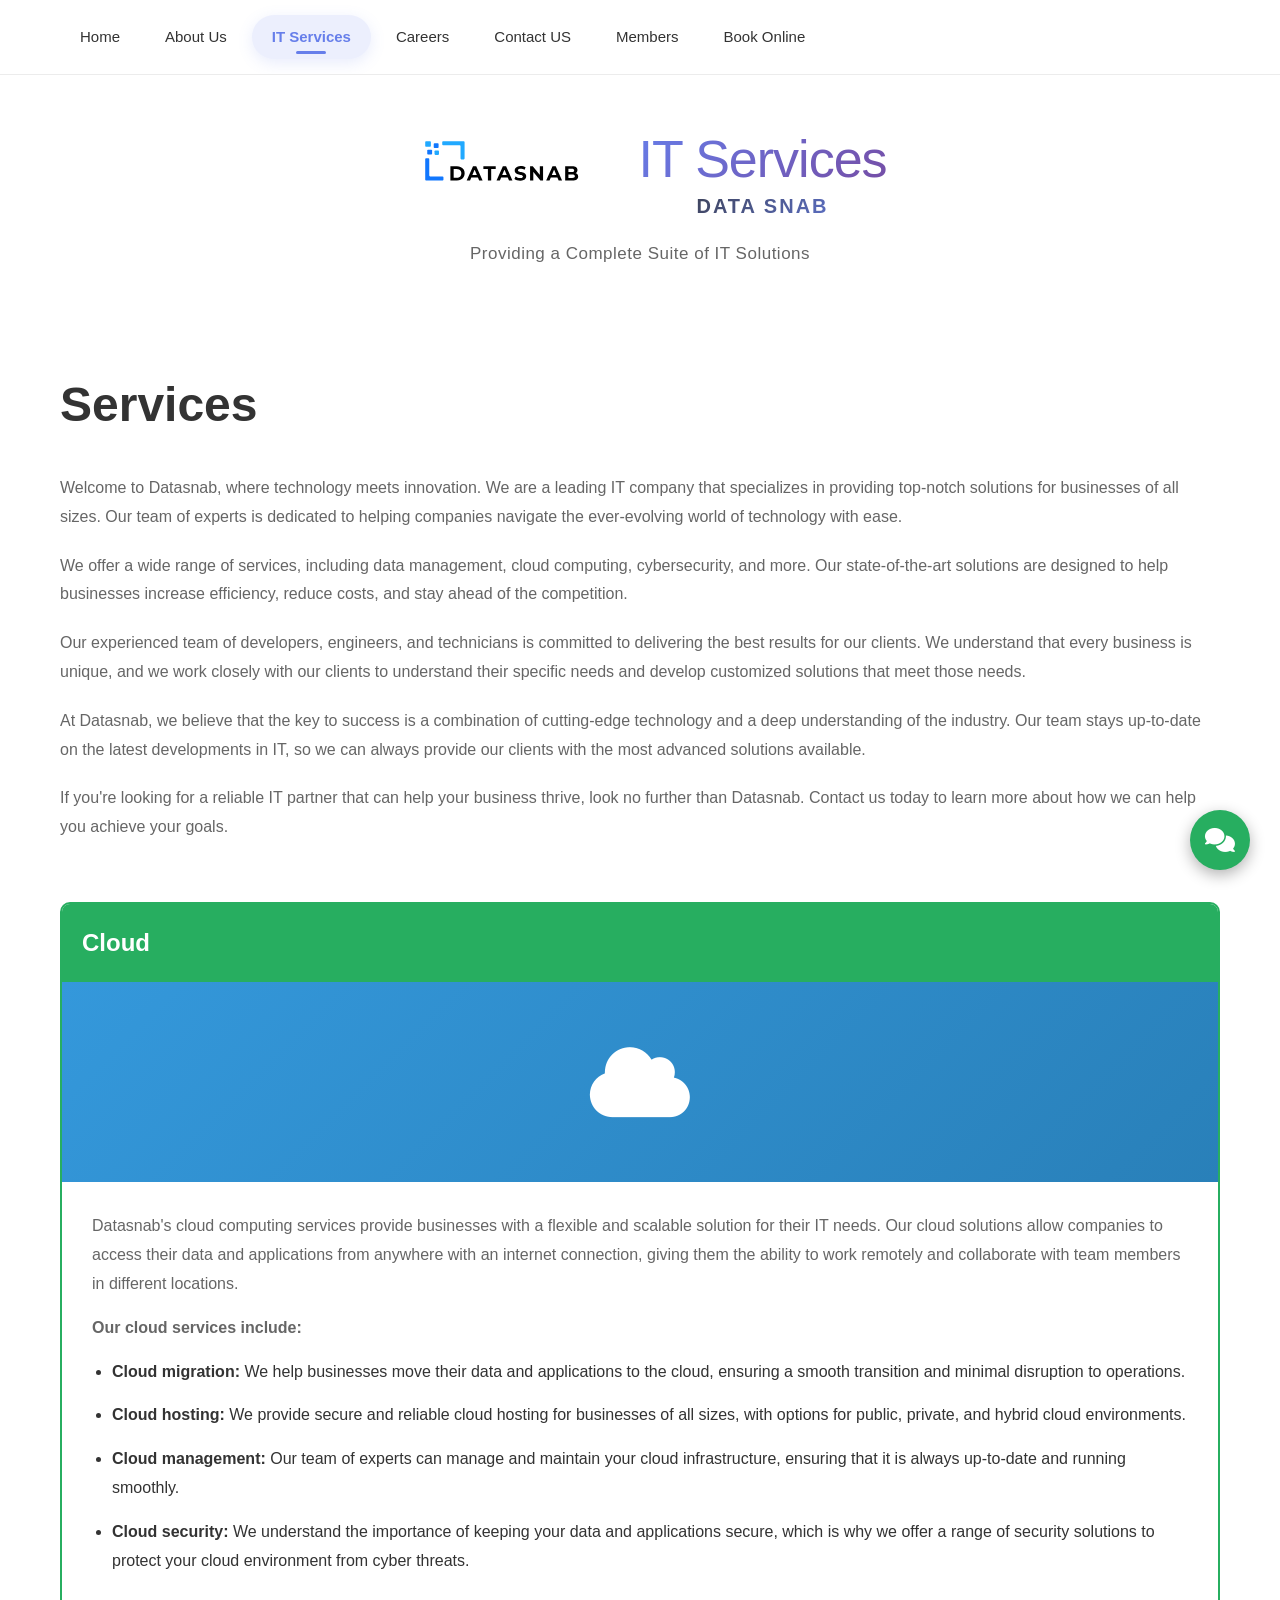
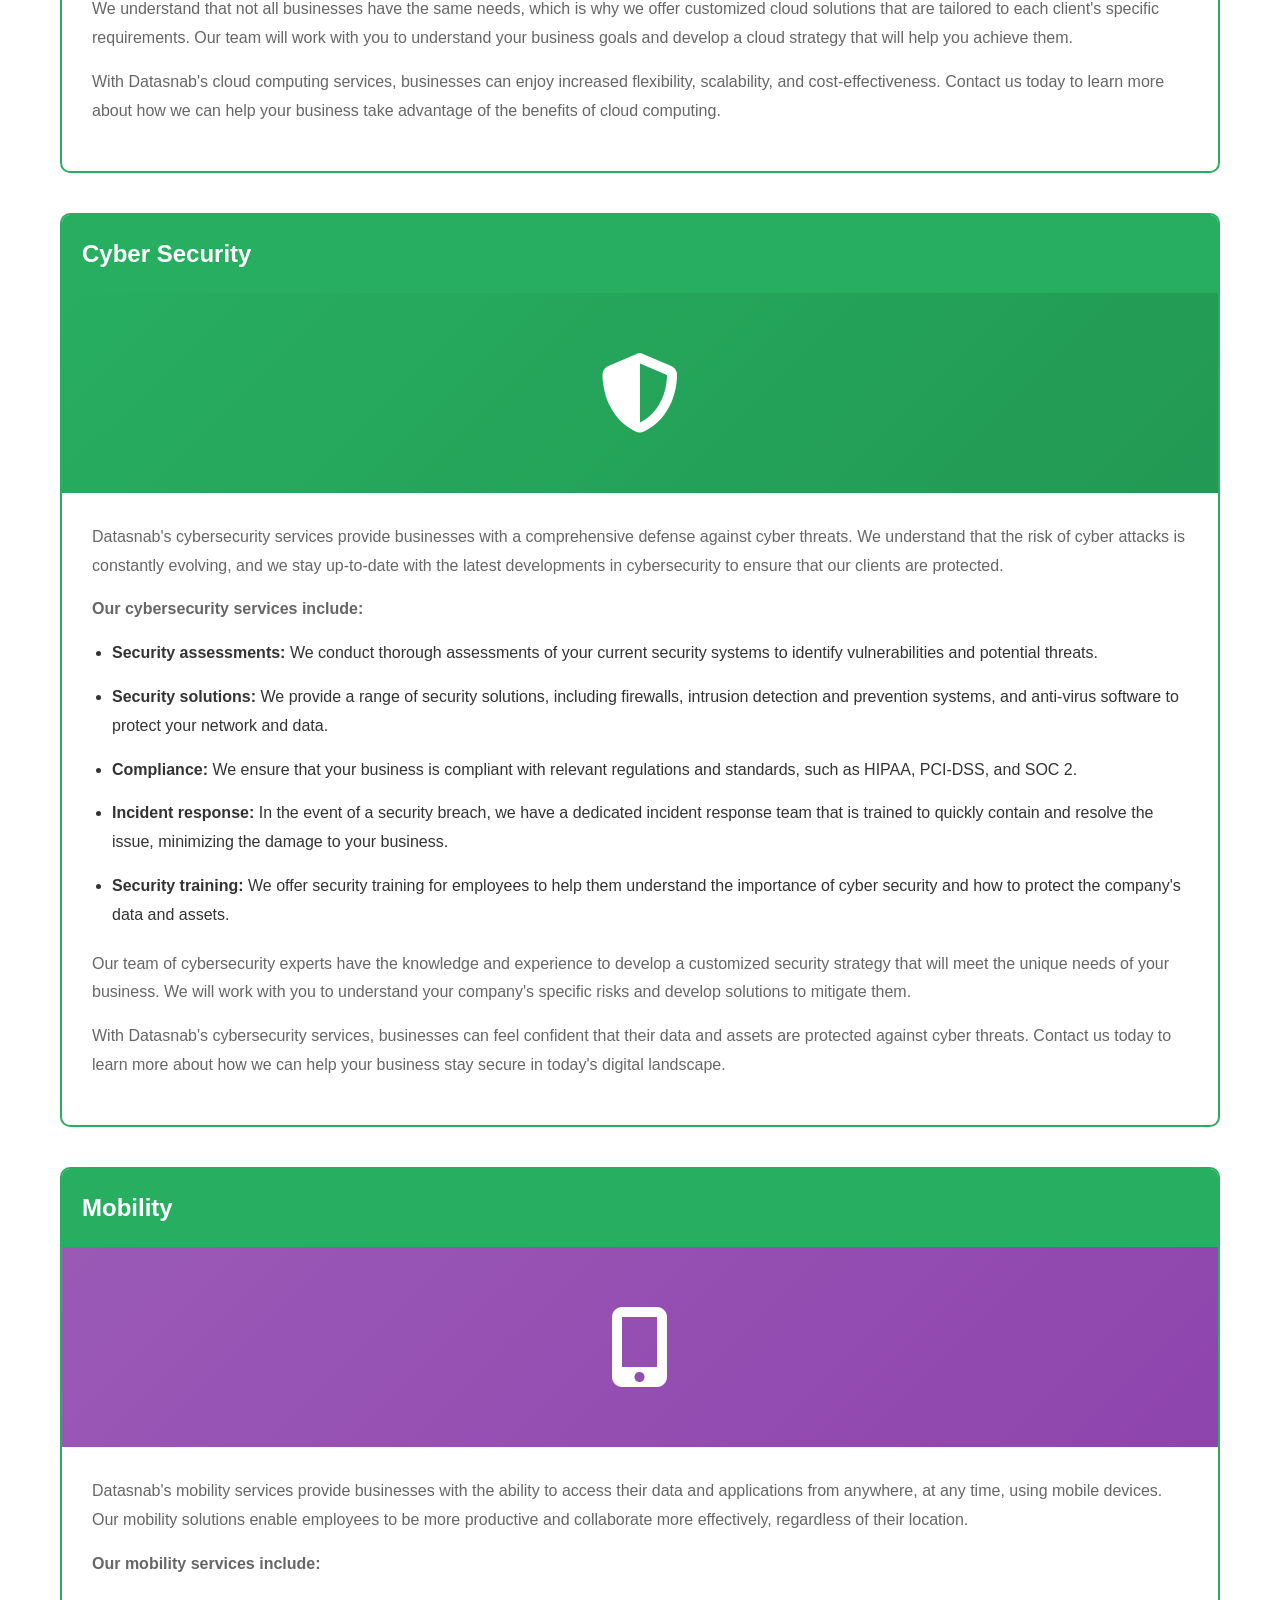
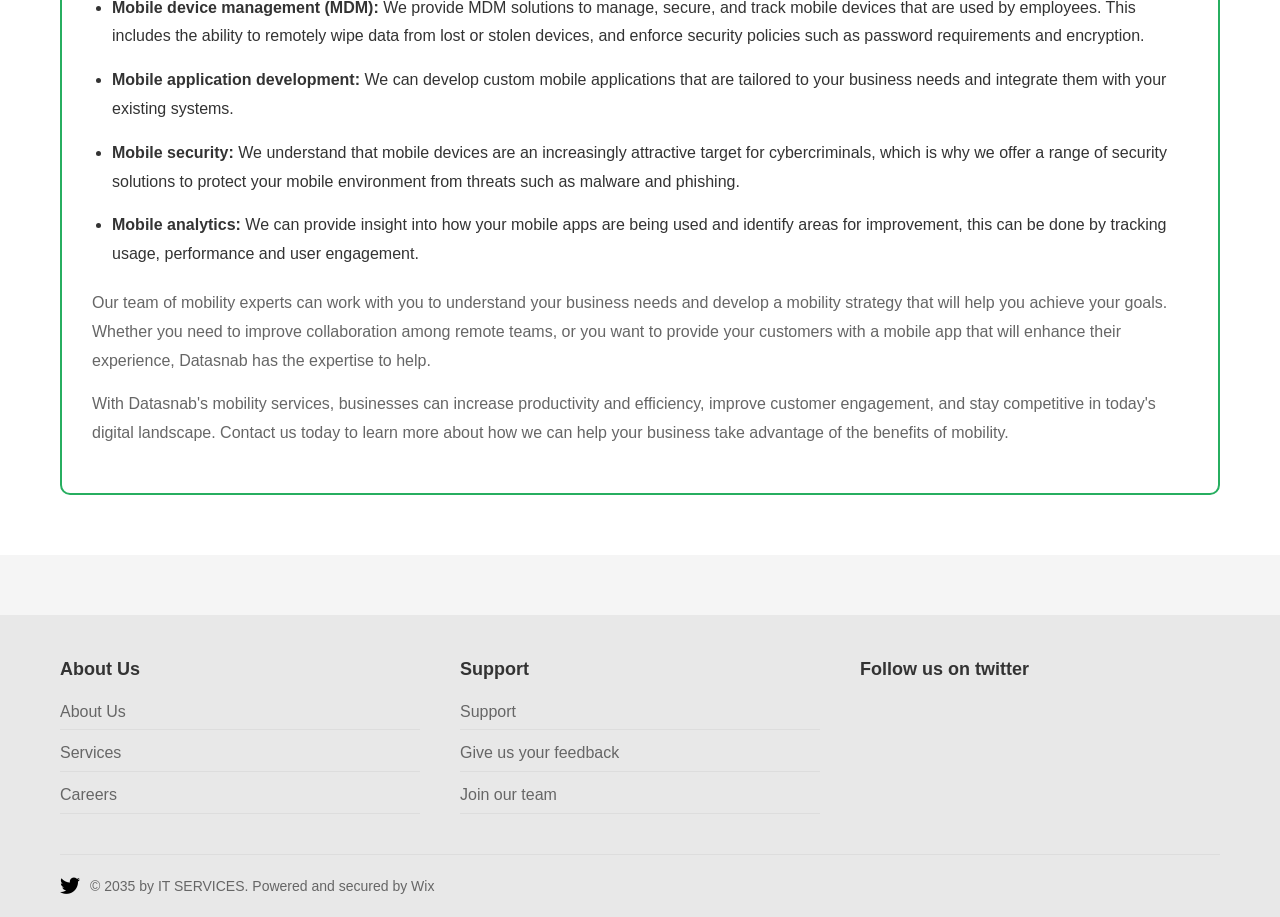
<file: services.html>
<!DOCTYPE html>
<html lang="en">
<head>
    <meta charset="UTF-8">
    <meta name="viewport" content="width=device-width, initial-scale=1.0">
    <title>IT Services - DATA SNAB</title>
    <link rel="stylesheet" href="css/style.css">
    <link rel="stylesheet" href="https://cdnjs.cloudflare.com/ajax/libs/font-awesome/6.4.0/css/all.min.css">
</head>
<body>
    <!-- Header -->
    <header class="header">
        <nav class="top-nav">
            <div class="container">
                <ul class="nav-links">
                    <li><a href="index.html">Home</a></li>
                    <li><a href="about.html">About us</a></li>
                    <li><a href="services.html" class="active">IT Services</a></li>
                    <li><a href="careers.html">Careers</a></li>
                    <li><a href="contact.html">Contact US</a></li>
                    <li><a href="members.html">Members</a></li>
                    <li><a href="book-online.html">Book Online</a></li>
                </ul>
            </div>
        </nav>
        
        <div class="logo-section">
            <div class="container">
                <div class="logo-wrapper">
                    <div class="logo-graphic">
                        <img src="images/datasnab-logo.svg" alt="DATA SNAB logo" class="logo-triangle">
                    </div>
                    <div class="logo-text">
                        <h1>IT Services</h1>
                        <p class="company-name">DATA SNAB</p>
                    </div>
                </div>
                <p class="tagline">Providing a Complete Suite of IT Solutions</p>
            </div>
        </div>
    </header>

    <!-- Services Page Content -->
    <section class="services-page">
        <div class="container">
            <h2 class="page-title">Services</h2>
            <div class="services-intro">
                <p>Welcome to Datasnab, where technology meets innovation. We are a leading IT company that specializes in providing top-notch solutions for businesses of all sizes. Our team of experts is dedicated to helping companies navigate the ever-evolving world of technology with ease.</p>
                <p>We offer a wide range of services, including data management, cloud computing, cybersecurity, and more. Our state-of-the-art solutions are designed to help businesses increase efficiency, reduce costs, and stay ahead of the competition.</p>
                <p>Our experienced team of developers, engineers, and technicians is committed to delivering the best results for our clients. We understand that every business is unique, and we work closely with our clients to understand their specific needs and develop customized solutions that meet those needs.</p>
                <p>At Datasnab, we believe that the key to success is a combination of cutting-edge technology and a deep understanding of the industry. Our team stays up-to-date on the latest developments in IT, so we can always provide our clients with the most advanced solutions available.</p>
                <p>If you're looking for a reliable IT partner that can help your business thrive, look no further than Datasnab. Contact us today to learn more about how we can help you achieve your goals.</p>
            </div>

            <!-- Service Columns -->
            <div class="services-columns">
                <div class="service-column">
                    <div class="service-header">Cloud</div>
                    <div class="service-image cloud-img">
                        <i class="fas fa-cloud"></i>
                    </div>
                    <div class="service-description">
                        <p>Datasnab's cloud computing services provide businesses with a flexible and scalable solution for their IT needs. Our cloud solutions allow companies to access their data and applications from anywhere with an internet connection, giving them the ability to work remotely and collaborate with team members in different locations.</p>
                        <p><strong>Our cloud services include:</strong></p>
                        <ul>
                            <li><strong>Cloud migration:</strong> We help businesses move their data and applications to the cloud, ensuring a smooth transition and minimal disruption to operations.</li>
                            <li><strong>Cloud hosting:</strong> We provide secure and reliable cloud hosting for businesses of all sizes, with options for public, private, and hybrid cloud environments.</li>
                            <li><strong>Cloud management:</strong> Our team of experts can manage and maintain your cloud infrastructure, ensuring that it is always up-to-date and running smoothly.</li>
                            <li><strong>Cloud security:</strong> We understand the importance of keeping your data and applications secure, which is why we offer a range of security solutions to protect your cloud environment from cyber threats.</li>
                        </ul>
                        <p>We understand that not all businesses have the same needs, which is why we offer customized cloud solutions that are tailored to each client's specific requirements. Our team will work with you to understand your business goals and develop a cloud strategy that will help you achieve them.</p>
                        <p>With Datasnab's cloud computing services, businesses can enjoy increased flexibility, scalability, and cost-effectiveness. Contact us today to learn more about how we can help your business take advantage of the benefits of cloud computing.</p>
                    </div>
                </div>

                <div class="service-column">
                    <div class="service-header">Cyber Security</div>
                    <div class="service-image security-img">
                        <i class="fas fa-shield-alt"></i>
                    </div>
                    <div class="service-description">
                        <p>Datasnab's cybersecurity services provide businesses with a comprehensive defense against cyber threats. We understand that the risk of cyber attacks is constantly evolving, and we stay up-to-date with the latest developments in cybersecurity to ensure that our clients are protected.</p>
                        <p><strong>Our cybersecurity services include:</strong></p>
                        <ul>
                            <li><strong>Security assessments:</strong> We conduct thorough assessments of your current security systems to identify vulnerabilities and potential threats.</li>
                            <li><strong>Security solutions:</strong> We provide a range of security solutions, including firewalls, intrusion detection and prevention systems, and anti-virus software to protect your network and data.</li>
                            <li><strong>Compliance:</strong> We ensure that your business is compliant with relevant regulations and standards, such as HIPAA, PCI-DSS, and SOC 2.</li>
                            <li><strong>Incident response:</strong> In the event of a security breach, we have a dedicated incident response team that is trained to quickly contain and resolve the issue, minimizing the damage to your business.</li>
                            <li><strong>Security training:</strong> We offer security training for employees to help them understand the importance of cyber security and how to protect the company's data and assets.</li>
                        </ul>
                        <p>Our team of cybersecurity experts have the knowledge and experience to develop a customized security strategy that will meet the unique needs of your business. We will work with you to understand your company's specific risks and develop solutions to mitigate them.</p>
                        <p>With Datasnab's cybersecurity services, businesses can feel confident that their data and assets are protected against cyber threats. Contact us today to learn more about how we can help your business stay secure in today's digital landscape.</p>
                    </div>
                </div>

                <div class="service-column">
                    <div class="service-header">Mobility</div>
                    <div class="service-image mobility-img">
                        <i class="fas fa-mobile-alt"></i>
                    </div>
                    <div class="service-description">
                        <p>Datasnab's mobility services provide businesses with the ability to access their data and applications from anywhere, at any time, using mobile devices. Our mobility solutions enable employees to be more productive and collaborate more effectively, regardless of their location.</p>
                        <p><strong>Our mobility services include:</strong></p>
                        <ul>
                            <li><strong>Mobile device management (MDM):</strong> We provide MDM solutions to manage, secure, and track mobile devices that are used by employees. This includes the ability to remotely wipe data from lost or stolen devices, and enforce security policies such as password requirements and encryption.</li>
                            <li><strong>Mobile application development:</strong> We can develop custom mobile applications that are tailored to your business needs and integrate them with your existing systems.</li>
                            <li><strong>Mobile security:</strong> We understand that mobile devices are an increasingly attractive target for cybercriminals, which is why we offer a range of security solutions to protect your mobile environment from threats such as malware and phishing.</li>
                            <li><strong>Mobile analytics:</strong> We can provide insight into how your mobile apps are being used and identify areas for improvement, this can be done by tracking usage, performance and user engagement.</li>
                        </ul>
                        <p>Our team of mobility experts can work with you to understand your business needs and develop a mobility strategy that will help you achieve your goals. Whether you need to improve collaboration among remote teams, or you want to provide your customers with a mobile app that will enhance their experience, Datasnab has the expertise to help.</p>
                        <p>With Datasnab's mobility services, businesses can increase productivity and efficiency, improve customer engagement, and stay competitive in today's digital landscape. Contact us today to learn more about how we can help your business take advantage of the benefits of mobility.</p>
                    </div>
                </div>
            </div>
        </div>
    </section>

    <!-- Footer -->
    <footer class="footer">
        <div class="container">
            <div class="footer-content">
                <div class="footer-column">
                    <h4>About Us</h4>
                    <ul>
                        <li><a href="about.html">About Us</a></li>
                        <li><a href="services.html">Services</a></li>
                        <li><a href="careers.html">Careers</a></li>
                    </ul>
                </div>
                <div class="footer-column">
                    <h4>Support</h4>
                    <ul>
                        <li><a href="contact.html">Support</a></li>
                        <li><a href="contact.html">Give us your feedback</a></li>
                        <li><a href="careers.html">Join our team</a></li>
                    </ul>
                </div>
                <div class="footer-column">
                    <h4>Follow us on twitter</h4>
                </div>
            </div>
            <div class="footer-bottom">
                <i class="fab fa-twitter"></i>
                <p>&copy; 2035 by IT SERVICES. Powered and secured by Wix</p>
            </div>
        </div>
    </footer>

    <!-- Chat Icon -->
    <div class="chat-icon">
        <i class="fas fa-comments"></i>
    </div>

    <script src="js/main.js"></script>
</body>
</html>
</file>
<file: css/style.css>
/* Reset and Base Styles */
* {
    margin: 0;
    padding: 0;
    box-sizing: border-box;
}

body {
    font-family: 'Segoe UI', Tahoma, Geneva, Verdana, sans-serif;
    line-height: 1.6;
    color: #333;
    background-color: #f5f5f5;
}

.container {
    max-width: 1200px;
    margin: 0 auto;
    padding: 0 20px;
}

/* Header Styles - Modern & Attractive */
.header {
    background: #fff;
    box-shadow: 0 2px 20px rgba(0, 0, 0, 0.08);
    transition: all 0.3s ease;
}

.header:hover {
    box-shadow: 0 4px 30px rgba(0, 0, 0, 0.12);
}

.top-nav {
    background: #ffffff;
    padding: 0;
    position: relative;
    overflow: hidden;
    border-bottom: 1px solid #ececec;
}

.top-nav::before {
    content: '';
    position: absolute;
    top: 0;
    left: -100%;
    width: 100%;
    height: 100%;
    background: linear-gradient(90deg, transparent, rgba(255, 255, 255, 0.1), transparent);
    animation: shimmer 3s infinite;
}

@keyframes shimmer {
    0% {
        left: -100%;
    }

    100% {
        left: 100%;
    }
}

.top-nav .container {
    display: flex;
    justify-content: space-between;
    align-items: center;
    padding: 15px 20px;
    position: relative;
    z-index: 1;
    gap: 20px;
}

.top-nav .logo-graphic {
    width: 140px;
    height: 70px;
    flex-shrink: 0;
    margin-left: -40px;
}

.nav-links {
    display: flex;
    list-style: none;
    gap: 5px;
    flex-wrap: wrap;
    justify-content: center;
    align-items: center;
}

.nav-links li {
    position: relative;
}

.nav-links a {
    text-decoration: none;
    color: #333;
    font-size: 15px;
    font-weight: 500;
    padding: 10px 20px;
    border-radius: 25px;
    transition: all 0.3s ease;
    position: relative;
    display: inline-block;
    text-transform: capitalize;
}

.nav-links a::before {
    content: '';
    position: absolute;
    top: 0;
    left: 0;
    width: 100%;
    height: 100%;
    background: rgba(255, 255, 255, 0.1);
    border-radius: 25px;
    opacity: 0;
    transition: opacity 0.3s ease;
}

.nav-links a:hover::before {
    opacity: 1;
}

.nav-links a:hover {
    color: #667eea;
    transform: translateY(-2px);
    background: rgba(102, 126, 234, 0.08);
    box-shadow: 0 5px 15px rgba(0, 0, 0, 0.05);
}

.nav-links a.active {
    background: rgba(102, 126, 234, 0.12);
    color: #667eea;
    font-weight: 600;
    box-shadow: 0 4px 15px rgba(102, 126, 234, 0.15);
}

.nav-links a.active::after {
    content: '';
    position: absolute;
    bottom: 5px;
    left: 50%;
    transform: translateX(-50%);
    width: 30px;
    height: 3px;
    background: #667eea;
    border-radius: 2px;
}

.logo-section {
    background: #ffffff;
    padding: 40px 0;
    text-align: center;
    position: relative;
    overflow: hidden;
}

.logo-section::before {
    content: '';
    position: absolute;
    top: 0;
    left: 0;
    right: 0;
    bottom: 0;
    background: transparent;
    pointer-events: none;
}

.logo-wrapper {
    display: flex;
    align-items: center;
    justify-content: center;
    gap: 25px;
    margin-bottom: 15px;
    position: relative;
    z-index: 1;
    animation: fadeInUp 0.8s ease;
}

@keyframes fadeInUp {
    from {
        opacity: 0;
        transform: translateY(20px);
    }

    to {
        opacity: 1;
        transform: translateY(0);
    }
}

.logo-graphic {
    position: relative;
    width: 220px;
    height: 110px;
}

@keyframes pulse {

    0%,
    100% {
        transform: scale(1);
    }

    50% {
        transform: scale(1.05);
    }
}

.logo-triangle {
    width: 0;
    height: 0;
    border-left: 35px solid #667eea;
    border-top: 17px solid transparent;
    border-bottom: 17px solid transparent;
    position: absolute;
    left: 0;
    filter: drop-shadow(0 4px 8px rgba(102, 126, 234, 0.3));
    transition: all 0.3s ease;
}

img.logo-triangle {
    max-width: 100%;
    max-height: 100%;
    width: auto;
    height: auto;
    border: none;
    outline: none;
    box-shadow: none;
    filter: none;
    position: static;
    display: block;
    object-fit: contain;
}

.logo-bolt {
    width: 35px;
    height: 70px;
    background: linear-gradient(135deg, #ff6b35 0%, #ff8c42 100%);
    clip-path: polygon(0% 0%, 100% 25%, 50% 50%, 100% 75%, 0% 100%);
    position: absolute;
    left: 17px;
    filter: drop-shadow(0 4px 8px rgba(255, 107, 53, 0.3));
    transition: all 0.3s ease;
}


.logo-text h1 {
    font-size: 52px;
    font-weight: 300;
    background: linear-gradient(135deg, #667eea 0%, #764ba2 100%);
    -webkit-background-clip: text;
    -webkit-text-fill-color: transparent;
    background-clip: text;
    margin: 0;
    letter-spacing: -1px;
    transition: all 0.3s ease;
}

.company-name {
    font-size: 20px;
    font-weight: 700;
    background: linear-gradient(135deg, #333 0%, #667eea 100%);
    -webkit-background-clip: text;
    -webkit-text-fill-color: transparent;
    background-clip: text;
    margin-top: -12px;
    letter-spacing: 2px;
}

.tagline {
    font-size: 17px;
    color: #666;
    margin-top: 15px;
    font-weight: 400;
    letter-spacing: 0.5px;
    position: relative;
    z-index: 1;
    animation: fadeIn 1s ease 0.3s both;
}

@keyframes fadeIn {
    from {
        opacity: 0;
    }

    to {
        opacity: 1;
    }
}

/* Hero Section - Enhanced */
.hero-section {
    background: linear-gradient(135deg, #667eea 0%, #764ba2 50%, #f093fb 100%);
    color: #fff;
    padding: 100px 0;
    position: relative;
    overflow: hidden;
}

.hero-section::before {
    content: '';
    position: absolute;
    top: 0;
    left: 0;
    right: 0;
    bottom: 0;
    background: url('data:image/svg+xml,<svg xmlns="http://www.w3.org/2000/svg" viewBox="0 0 1440 320"><path fill="rgba(255,255,255,0.1)" d="M0,96L48,112C96,128,192,160,288,160C384,160,480,128,576,122.7C672,117,768,139,864,154.7C960,171,1056,181,1152,165.3C1248,149,1344,107,1392,85.3L1440,64L1440,320L1392,320C1344,320,1248,320,1152,320C1056,320,960,320,864,320C768,320,672,320,576,320C480,320,384,320,288,320C192,320,96,320,48,320L0,320Z"></path></svg>') no-repeat bottom;
    background-size: cover;
    opacity: 0.3;
}

.hero-content {
    display: grid;
    grid-template-columns: 1fr 1fr;
    gap: 60px;
    align-items: center;
    max-width: 1200px;
    margin: 0 auto;
    padding: 0 20px;
}

.hero-left {
    position: relative;
    z-index: 1;
    animation: fadeInLeft 1s ease;
}

.hero-left h2 {
    font-size: 56px;
    margin-bottom: 15px;
    font-weight: 700;
    line-height: 1.2;
    text-shadow: 0 4px 20px rgba(0, 0, 0, 0.2);
    animation: fadeInDown 0.8s ease;
}

.hero-left h3 {
    font-size: 42px;
    margin-bottom: 25px;
    font-weight: 400;
    opacity: 0.95;
    animation: fadeInDown 0.8s ease 0.2s both;
}

.hero-left p {
    font-size: 20px;
    margin-bottom: 35px;
    line-height: 1.9;
    opacity: 0.9;
    animation: fadeInDown 0.8s ease 0.4s both;
}

.btn-read-more {
    display: inline-block;
    background: rgba(255, 255, 255, 0.25);
    backdrop-filter: blur(10px);
    color: #fff;
    padding: 16px 40px;
    text-decoration: none;
    border-radius: 50px;
    font-weight: 600;
    font-size: 18px;
    border: 2px solid rgba(255, 255, 255, 0.4);
    transition: all 0.3s ease;
    box-shadow: 0 10px 30px rgba(0, 0, 0, 0.2);
    animation: fadeInUp 0.8s ease 0.6s both;
    position: relative;
    overflow: hidden;
}

.btn-read-more::before {
    content: '';
    position: absolute;
    top: 0;
    left: -100%;
    width: 100%;
    height: 100%;
    background: rgba(255, 255, 255, 0.2);
    transition: left 0.5s ease;
}

.btn-read-more:hover::before {
    left: 100%;
}

.btn-read-more:hover {
    background: rgba(255, 255, 255, 0.35);
    transform: translateY(-3px);
    box-shadow: 0 15px 40px rgba(0, 0, 0, 0.3);
    border-color: rgba(255, 255, 255, 0.6);
}

.hero-right {
    position: relative;
}

.hero-image {
    background: #fff;
    border-radius: 10px;
    padding: 40px;
    box-shadow: 0 10px 30px rgba(0, 0, 0, 0.2);
}

.screen-overlay {
    background: linear-gradient(135deg, #3498db 0%, #2980b9 100%);
    border-radius: 5px;
    padding: 30px;
    min-height: 300px;
    position: relative;
}

.data-visualization {
    width: 100%;
    height: 100%;
    background: url('data:image/svg+xml,<svg xmlns="http://www.w3.org/2000/svg" viewBox="0 0 200 200"><circle cx="50" cy="50" r="20" fill="white" opacity="0.3"/><circle cx="150" cy="80" r="25" fill="white" opacity="0.3"/><circle cx="100" cy="150" r="30" fill="white" opacity="0.3"/></svg>') no-repeat center;
    background-size: contain;
}

/* Services Overview */
.services-overview {
    background: #e8e8e8;
    padding: 60px 0;
}

.services-grid {
    display: grid;
    grid-template-columns: repeat(auto-fit, minmax(300px, 1fr));
    gap: 40px;
}

.service-card {
    background: #fff;
    padding: 40px;
    border-radius: 10px;
    text-align: center;
    box-shadow: 0 5px 15px rgba(0, 0, 0, 0.1);
    transition: transform 0.3s;
}

.service-card:hover {
    transform: translateY(-5px);
}

.service-icon {
    font-size: 60px;
    color: #27ae60;
    margin-bottom: 20px;
}

.service-card h3 {
    font-size: 24px;
    margin-bottom: 15px;
    color: #333;
}

.service-card p {
    color: #666;
    line-height: 1.8;
}

/* Interactive Services */
.interactive-services {
    background: linear-gradient(135deg, #27ae60 0%, #229954 100%);
    padding: 60px 0;
    color: #fff;
}

.interactive-content {
    display: grid;
    grid-template-columns: 200px 1fr 400px;
    gap: 40px;
    align-items: center;
}

.services-nav {
    display: flex;
    flex-direction: column;
    gap: 10px;
}

.nav-item {
    padding: 15px 20px;
    color: #fff;
    border-radius: 5px;
    cursor: pointer;
    transition: transform 0.3s;
    font-weight: 600;
}

.nav-item:hover {
    transform: translateX(10px);
}

.services-graphic {
    display: flex;
    justify-content: center;
    align-items: center;
}

.globe-icon {
    position: relative;
    width: 200px;
    height: 200px;
    display: flex;
    align-items: center;
    justify-content: center;
}

.globe-icon i.fa-globe {
    font-size: 120px;
    color: #fff;
    opacity: 0.8;
}

.floating-icons {
    position: absolute;
    width: 100%;
    height: 100%;
}

.floating-icons i {
    position: absolute;
    font-size: 24px;
    color: #fff;
    animation: float 3s ease-in-out infinite;
}

.floating-icons i:nth-child(1) {
    top: 10%;
    left: 20%;
    animation-delay: 0s;
}

.floating-icons i:nth-child(2) {
    top: 30%;
    right: 15%;
    animation-delay: 0.5s;
}

.floating-icons i:nth-child(3) {
    bottom: 20%;
    left: 25%;
    animation-delay: 1s;
}

.floating-icons i:nth-child(4) {
    top: 50%;
    right: 10%;
    animation-delay: 1.5s;
}

.floating-icons i:nth-child(5) {
    bottom: 10%;
    right: 30%;
    animation-delay: 2s;
}

.floating-icons i:nth-child(6) {
    top: 70%;
    left: 15%;
    animation-delay: 2.5s;
}

@keyframes float {

    0%,
    100% {
        transform: translateY(0px);
    }

    50% {
        transform: translateY(-20px);
    }
}

.services-text h3 {
    font-size: 28px;
    margin-bottom: 15px;
}

.services-text p {
    font-size: 16px;
    line-height: 1.8;
}

/* Detailed Services */
.detailed-services {
    background: #fff;
    padding: 60px 0;
}

.service-detail {
    display: grid;
    grid-template-columns: 200px 1fr;
    gap: 40px;
}

.service-sidebar {
    display: flex;
    flex-direction: column;
    gap: 20px;
}

.sidebar-item {
    display: flex;
    align-items: center;
    gap: 15px;
    padding: 20px;
    background: #f8f8f8;
    border-radius: 5px;
    cursor: pointer;
    transition: background 0.3s;
}

.sidebar-item:hover {
    background: #e8e8e8;
}

.sidebar-item i {
    font-size: 24px;
    color: #27ae60;
}

.service-content {
    padding: 20px;
}

.content-block h3 {
    font-size: 28px;
    margin-bottom: 20px;
    color: #333;
}

.content-block h4 {
    font-size: 24px;
    margin-bottom: 15px;
    color: #27ae60;
}

.content-block ul {
    margin-left: 20px;
    margin-bottom: 20px;
}

.content-block li {
    margin-bottom: 15px;
    line-height: 1.8;
}

.content-block p {
    margin-bottom: 15px;
    line-height: 1.8;
    color: #666;
}

/* About Page */
.about-section {
    background: #fff;
    padding: 60px 0;
}

.about-content {
    display: grid;
    grid-template-columns: 1fr 400px;
    gap: 60px;
}

.about-text h2 {
    font-size: 48px;
    margin-bottom: 30px;
    color: #333;
}

.about-text p {
    margin-bottom: 20px;
    line-height: 1.8;
    color: #666;
}

.about-visual {
    display: flex;
    flex-direction: column;
    gap: 30px;
}

.about-logo {
    text-align: center;
}

.logo-graphic.large {
    width: 120px;
    height: 120px;
    margin: 0 auto 20px;
}

.logo-graphic.large .logo-triangle {
    border-left-width: 60px;
    border-top-width: 30px;
    border-bottom-width: 30px;
}

.logo-graphic.large .logo-bolt {
    width: 60px;
    height: 120px;
    left: 30px;
}

.about-image {
    background: #f8f8f8;
    border-radius: 10px;
    padding: 40px;
    text-align: center;
}

.team-meeting {
    color: #27ae60;
}

.team-meeting i {
    font-size: 80px;
    margin-bottom: 20px;
}

.team-meeting p {
    font-size: 20px;
    font-weight: 600;
}

/* Services Page */
.services-page {
    background: #fff;
    padding: 60px 0;
}

.page-title {
    font-size: 48px;
    margin-bottom: 30px;
    color: #333;
}

.services-intro {
    margin-bottom: 60px;
}

.services-intro p {
    margin-bottom: 20px;
    line-height: 1.8;
    color: #666;
}

.services-columns {
    display: flex;
    flex-direction: column;
    gap: 40px;
}

.service-column {
    background: #fff;
    border: 2px solid #27ae60;
    border-radius: 10px;
    overflow: hidden;
}

.service-header {
    background: #27ae60;
    color: #fff;
    padding: 20px;
    font-size: 24px;
    font-weight: 600;
}

.service-image {
    height: 200px;
    display: flex;
    align-items: center;
    justify-content: center;
    background: #f8f8f8;
}

.service-image i {
    font-size: 80px;
    color: #27ae60;
}

.cloud-img {
    background: linear-gradient(135deg, #3498db 0%, #2980b9 100%);
}

.cloud-img i {
    color: #fff;
}

.security-img {
    background: linear-gradient(135deg, #27ae60 0%, #229954 100%);
}

.security-img i {
    color: #fff;
}

.mobility-img {
    background: linear-gradient(135deg, #9b59b6 0%, #8e44ad 100%);
}

.mobility-img i {
    color: #fff;
}

.service-description {
    padding: 30px;
}

.service-description p {
    margin-bottom: 15px;
    line-height: 1.8;
    color: #666;
}

.service-description ul {
    margin-left: 20px;
    margin-bottom: 20px;
}

.service-description li {
    margin-bottom: 15px;
    line-height: 1.8;
}

/* Careers Page */
.careers-section {
    background: #fff;
    padding: 60px 0;
}

.careers-content {
    max-width: 900px;
    margin: 0 auto;
}

.careers-text h2 {
    font-size: 48px;
    margin-bottom: 30px;
    color: #333;
}

.careers-text p {
    margin-bottom: 20px;
    line-height: 1.8;
    color: #666;
}

.job-listings {
    display: grid;
    grid-template-columns: repeat(auto-fit, minmax(200px, 1fr));
    gap: 15px;
    margin: 30px 0;
    list-style: none;
}

.job-listings li {
    background: #f8f8f8;
    padding: 15px;
    border-radius: 5px;
    border-left: 4px solid #27ae60;
    color: #333;
    font-weight: 500;
}

/* Contact Page - Modern Attractive Design */
.contact-section {
    background: linear-gradient(135deg, #667eea 0%, #764ba2 50%, #f093fb 100%);
    padding: 80px 0;
    position: relative;
    overflow: hidden;
    min-height: 100vh;
}

.animated-bg {
    position: absolute;
    top: 0;
    left: 0;
    width: 100%;
    height: 100%;
    background: linear-gradient(135deg, rgba(102, 126, 234, 0.1) 0%, rgba(118, 75, 162, 0.1) 50%, rgba(240, 147, 251, 0.1) 100%);
    animation: gradientShift 15s ease infinite;
    z-index: 0;
}

@keyframes gradientShift {

    0%,
    100% {
        background-position: 0% 50%;
    }

    50% {
        background-position: 100% 50%;
    }
}

.contact-section .container {
    position: relative;
    z-index: 1;
}

.contact-header {
    text-align: center;
    margin-bottom: 60px;
    animation: fadeInDown 0.8s ease;
}

.contact-title {
    font-size: 56px;
    font-weight: 700;
    background: linear-gradient(135deg, #fff 0%, #f0f0f0 100%);
    -webkit-background-clip: text;
    -webkit-text-fill-color: transparent;
    background-clip: text;
    margin-bottom: 15px;
    text-shadow: 0 4px 20px rgba(0, 0, 0, 0.1);
}

.contact-subtitle {
    font-size: 20px;
    color: rgba(255, 255, 255, 0.9);
    max-width: 600px;
    margin: 0 auto;
    line-height: 1.6;
}

.contact-content {
    display: grid;
    grid-template-columns: 1.2fr 1fr;
    gap: 40px;
    margin-bottom: 40px;
}

.form-container {
    background: rgba(255, 255, 255, 0.95);
    backdrop-filter: blur(10px);
    padding: 40px;
    border-radius: 20px;
    box-shadow: 0 20px 60px rgba(0, 0, 0, 0.3);
    animation: fadeInLeft 0.8s ease;
    transition: transform 0.3s ease;
}

.form-container:hover {
    transform: translateY(-5px);
}

.form-header {
    margin-bottom: 30px;
    padding-bottom: 20px;
    border-bottom: 2px solid #f0f0f0;
}

.form-header h3 {
    font-size: 28px;
    color: #333;
    margin-bottom: 10px;
    display: flex;
    align-items: center;
    gap: 10px;
}

.form-header h3 i {
    color: #667eea;
    font-size: 24px;
}

.form-header p {
    color: #666;
    font-size: 14px;
}

.contact-form {
    display: flex;
    flex-direction: column;
    gap: 25px;
}

.form-group {
    position: relative;
}

.form-group label {
    display: block;
    margin-bottom: 8px;
    color: #333;
    font-weight: 600;
    font-size: 14px;
    display: flex;
    align-items: center;
    gap: 8px;
}

.form-group label i {
    color: #667eea;
    font-size: 14px;
}

.form-group input,
.form-group textarea {
    width: 100%;
    padding: 15px 20px;
    border: 2px solid #e0e0e0;
    border-radius: 12px;
    font-size: 16px;
    font-family: inherit;
    transition: all 0.3s ease;
    background: #fafafa;
    position: relative;
}

.form-group input:focus,
.form-group textarea:focus {
    outline: none;
    border-color: #667eea;
    background: #fff;
    box-shadow: 0 0 0 4px rgba(102, 126, 234, 0.1);
    transform: translateY(-2px);
}

.form-group input::placeholder,
.form-group textarea::placeholder {
    color: #999;
}

.input-focus {
    position: absolute;
    bottom: 0;
    left: 0;
    width: 0;
    height: 2px;
    background: linear-gradient(90deg, #667eea, #764ba2);
    transition: width 0.3s ease;
}

.form-group input:focus~.input-focus,
.form-group textarea:focus~.input-focus {
    width: 100%;
}

.btn-submit {
    background: linear-gradient(135deg, #667eea 0%, #764ba2 100%);
    color: #fff;
    padding: 18px 40px;
    border: none;
    border-radius: 12px;
    font-size: 18px;
    font-weight: 600;
    cursor: pointer;
    transition: all 0.3s ease;
    position: relative;
    overflow: hidden;
    display: flex;
    align-items: center;
    justify-content: center;
    gap: 10px;
    box-shadow: 0 10px 30px rgba(102, 126, 234, 0.4);
    margin-top: 10px;
}

.btn-submit:hover {
    transform: translateY(-3px);
    box-shadow: 0 15px 40px rgba(102, 126, 234, 0.5);
    background: linear-gradient(135deg, #764ba2 0%, #667eea 100%);
}

.btn-submit:active {
    transform: translateY(-1px);
}

.btn-submit .btn-loader {
    display: none;
    width: 20px;
    height: 20px;
    border: 3px solid rgba(255, 255, 255, 0.3);
    border-top-color: #fff;
    border-radius: 50%;
    animation: spin 0.8s linear infinite;
}

.btn-submit.sending .btn-text {
    opacity: 0;
}

.btn-submit.sending .btn-icon {
    display: none;
}

.btn-submit.sending .btn-loader {
    display: block;
}

@keyframes spin {
    to {
        transform: rotate(360deg);
    }
}

.form-message {
    margin-top: 20px;
    padding: 18px 25px;
    border-radius: 12px;
    display: none;
    font-size: 16px;
    font-weight: 500;
    text-align: center;
    animation: slideInDown 0.5s ease;
    box-shadow: 0 5px 15px rgba(0, 0, 0, 0.1);
}

.form-message.success {
    background: linear-gradient(135deg, #d4edda 0%, #c3e6cb 100%);
    color: #155724;
    border: 2px solid #c3e6cb;
    display: block;
}

.form-message.error {
    background: linear-gradient(135deg, #f8d7da 0%, #f5c6cb 100%);
    color: #721c24;
    border: 2px solid #f5c6cb;
    display: block;
}

.contact-right {
    position: relative;
}

.contact-info-card {
    background: rgba(255, 255, 255, 0.95);
    backdrop-filter: blur(10px);
    padding: 40px;
    border-radius: 20px;
    box-shadow: 0 20px 60px rgba(0, 0, 0, 0.3);
    animation: fadeInRight 0.8s ease;
    height: fit-content;
}

.info-card-header {
    margin-bottom: 30px;
    padding-bottom: 20px;
    border-bottom: 2px solid #f0f0f0;
}

.info-card-header h3 {
    font-size: 24px;
    color: #333;
    display: flex;
    align-items: center;
    gap: 10px;
}

.info-card-header h3 i {
    color: #667eea;
}

.info-items {
    display: flex;
    flex-direction: column;
    gap: 25px;
}

.info-item {
    display: flex;
    gap: 20px;
    align-items: flex-start;
    padding: 20px;
    background: linear-gradient(135deg, #f8f9ff 0%, #fff 100%);
    border-radius: 12px;
    transition: all 0.3s ease;
    border: 2px solid transparent;
}

.info-item:hover {
    transform: translateX(5px);
    border-color: #667eea;
    box-shadow: 0 5px 20px rgba(102, 126, 234, 0.2);
}

.info-icon {
    width: 50px;
    height: 50px;
    background: linear-gradient(135deg, #667eea 0%, #764ba2 100%);
    border-radius: 12px;
    display: flex;
    align-items: center;
    justify-content: center;
    flex-shrink: 0;
    box-shadow: 0 5px 15px rgba(102, 126, 234, 0.3);
}

.info-icon i {
    color: #fff;
    font-size: 20px;
}

.info-content h4 {
    color: #333;
    font-size: 16px;
    margin-bottom: 5px;
    font-weight: 600;
}

.info-content p {
    color: #666;
    font-size: 14px;
    line-height: 1.6;
    margin: 0;
}

.info-content a {
    color: #667eea;
    text-decoration: none;
    transition: color 0.3s;
}

.info-content a:hover {
    color: #764ba2;
    text-decoration: underline;
}

.floating-elements {
    position: absolute;
    top: 0;
    left: 0;
    width: 100%;
    height: 100%;
    pointer-events: none;
    z-index: 0;
}

.float-icon {
    position: absolute;
    width: 60px;
    height: 60px;
    background: rgba(255, 255, 255, 0.2);
    backdrop-filter: blur(10px);
    border-radius: 15px;
    display: flex;
    align-items: center;
    justify-content: center;
    color: #fff;
    font-size: 24px;
    animation: float 6s ease-in-out infinite;
    box-shadow: 0 10px 30px rgba(0, 0, 0, 0.2);
}

.float-icon i {
    animation: rotate 10s linear infinite;
}

.float-1 {
    top: 10%;
    left: 10%;
    animation-delay: 0s;
}

.float-2 {
    top: 30%;
    right: 15%;
    animation-delay: 1.5s;
}

.float-3 {
    bottom: 25%;
    left: 15%;
    animation-delay: 3s;
}

.float-4 {
    bottom: 10%;
    right: 10%;
    animation-delay: 4.5s;
}

@keyframes float {

    0%,
    100% {
        transform: translateY(0px) rotate(0deg);
    }

    50% {
        transform: translateY(-30px) rotate(180deg);
    }
}

@keyframes rotate {
    from {
        transform: rotate(0deg);
    }

    to {
        transform: rotate(360deg);
    }
}

@keyframes fadeInDown {
    from {
        opacity: 0;
        transform: translateY(-30px);
    }

    to {
        opacity: 1;
        transform: translateY(0);
    }
}

@keyframes fadeInLeft {
    from {
        opacity: 0;
        transform: translateX(-30px);
    }

    to {
        opacity: 1;
        transform: translateX(0);
    }
}

@keyframes fadeInRight {
    from {
        opacity: 0;
        transform: translateX(30px);
    }

    to {
        opacity: 1;
        transform: translateX(0);
    }
}

@keyframes slideInDown {
    from {
        opacity: 0;
        transform: translateY(-20px);
    }

    to {
        opacity: 1;
        transform: translateY(0);
    }
}

/* Members Page */
.members-section {
    background: #fff;
    padding: 100px 0;
    text-align: center;
}

.members-content h2 {
    font-size: 48px;
    margin-bottom: 20px;
    color: #333;
    font-family: serif;
}

.members-content>p {
    font-size: 18px;
    margin-bottom: 30px;
    color: #666;
}

.members-info {
    max-width: 700px;
    margin: 0 auto;
}

.members-info p {
    line-height: 1.8;
    color: #666;
}

/* Book Online Page */
.book-online-section {
    background: #fff;
    padding: 150px 0;
    text-align: center;
}

.no-booking {
    font-size: 24px;
    color: #666;
    font-family: serif;
}

/* Footer */
.footer {
    background: #e8e8e8;
    padding: 40px 0 20px;
    margin-top: 60px;
}

.footer-content {
    display: grid;
    grid-template-columns: repeat(3, 1fr);
    gap: 40px;
    margin-bottom: 30px;
}

.footer-column h4 {
    font-size: 18px;
    margin-bottom: 15px;
    color: #333;
}

.footer-column ul {
    list-style: none;
}

.footer-column ul li {
    margin-bottom: 10px;
}

.footer-column ul li a {
    text-decoration: none;
    color: #666;
    transition: color 0.3s;
    display: block;
    padding-bottom: 5px;
    border-bottom: 1px solid #ddd;
}

.footer-column ul li a:hover {
    color: #27ae60;
}

.footer-bottom {
    display: flex;
    align-items: center;
    gap: 10px;
    padding-top: 20px;
    border-top: 1px solid #ddd;
    color: #666;
    font-size: 14px;
}

.footer-bottom i {
    font-size: 20px;
    color: #000;
}

/* Chat Icon */
.chat-icon {
    position: fixed;
    bottom: 30px;
    right: 30px;
    background: #27ae60;
    width: 60px;
    height: 60px;
    border-radius: 50%;
    display: flex;
    align-items: center;
    justify-content: center;
    box-shadow: 0 5px 15px rgba(0, 0, 0, 0.3);
    cursor: pointer;
    z-index: 1000;
    transition: transform 0.3s;
}

.chat-icon:hover {
    transform: scale(1.1);
}

.chat-icon i {
    color: #fff;
    font-size: 24px;
}

/* Responsive Design */
@media (max-width: 768px) {
    .top-nav .container {
        padding: 12px 15px;
    }

    .nav-links {
        gap: 3px;
        flex-wrap: wrap;
    }

    .nav-links a {
        font-size: 13px;
        padding: 8px 15px;
    }

    .hero-content {
        grid-template-columns: 1fr;
        gap: 40px;
    }

    .hero-left h2 {
        font-size: 36px;
    }

    .hero-left h3 {
        font-size: 28px;
    }

    .hero-left p {
        font-size: 16px;
    }

    .interactive-content {
        grid-template-columns: 1fr;
    }

    .service-detail {
        grid-template-columns: 1fr;
    }

    .about-content {
        grid-template-columns: 1fr;
    }

    .contact-content {
        grid-template-columns: 1fr;
        gap: 30px;
    }

    .contact-title {
        font-size: 36px;
    }

    .contact-subtitle {
        font-size: 16px;
    }

    .form-container {
        padding: 25px;
    }

    .contact-info-card {
        position: relative;
        top: 0;
    }

    .float-icon {
        display: none;
    }

    .footer-content {
        grid-template-columns: 1fr;
    }

    .logo-text h1 {
        font-size: 36px;
    }

    .logo-graphic {
        width: 60px;
        height: 60px;
    }

    .company-name {
        font-size: 16px;
    }

    .tagline {
        font-size: 14px;
    }
}
</file>
